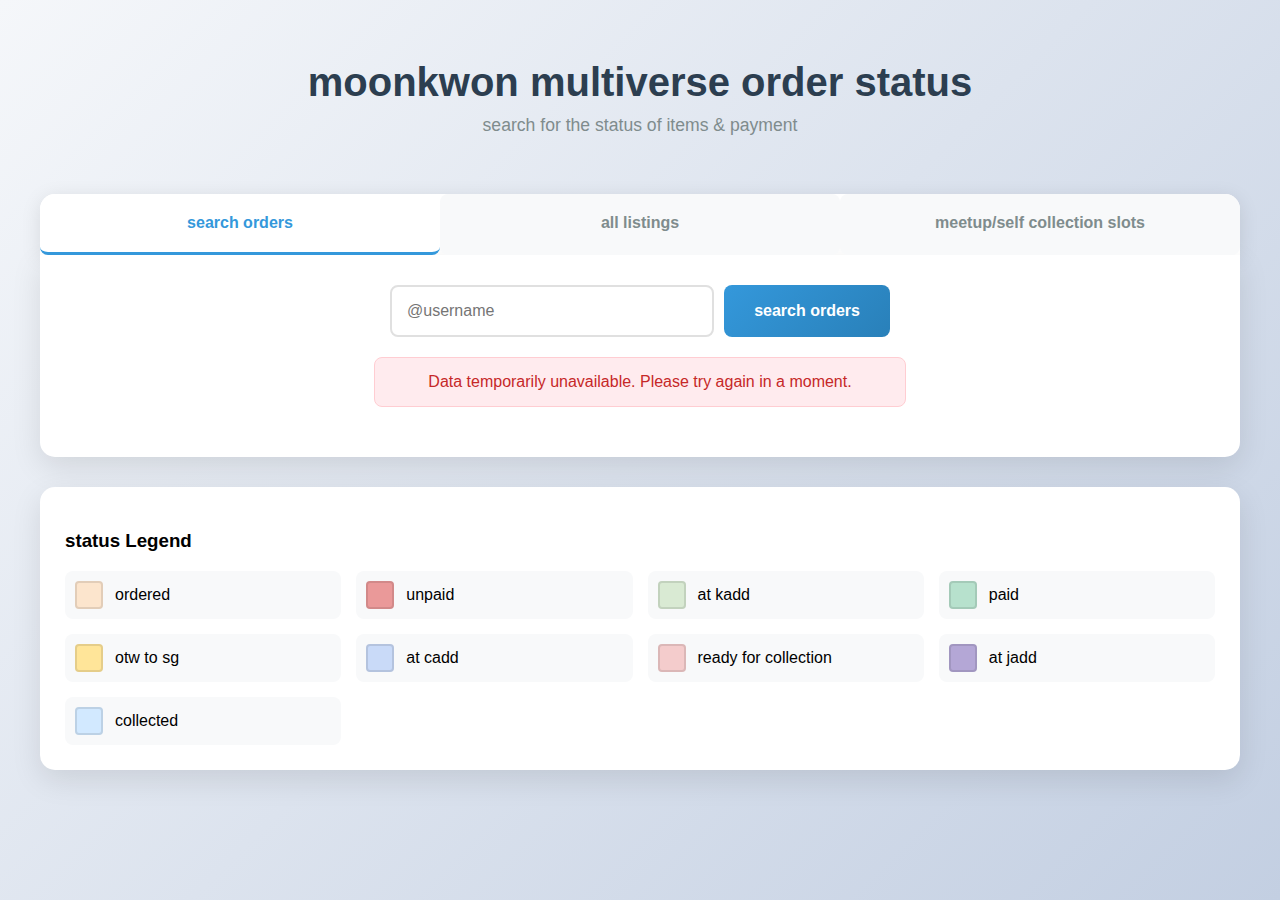
<file: moonkwon/index.html>
<!DOCTYPE html>
<html>
<head>
    <title>Order Status Dashboard</title>
    <link rel="stylesheet" href="styles.css">
</head>
<body>
    <div class="container">
        <header>
            <h1>moonkwon multiverse order status</h1>
            <p class="subtitle">search for the status of items & payment</p>
            <div id="lastUpdated"></div>
        </header>
        
        <div class="tabs">
            <button class="tab active" data-tab="search">search orders</button>
            <button class="tab" data-tab="listings">all listings</button>
            <button class="tab" data-tab="meetup">meetup/self collection slots</button>
        </div>
        
        <div id="searchTab" class="tab-content active">
            <div class="search-section">
                <div class="search-box">
                    <input type="text" id="usernameInput" placeholder="@username" autocomplete="off">
                    <button id="searchBtn">search orders</button>
                </div>
                <div id="message" class="message info">enter your username starting with @</div>
            </div>
            
            <div id="loading" class="loading">
                <div class="spinner"></div>
                <p>loading data...</p>
            </div>
            
            <div id="resultsContainer" class="results-container">
                <h2 id="resultsTitle" style="color: #2c3e50; margin-bottom: 20px;"></h2>
                <table class="results-table" id="resultsTable">
                    <thead>
                        <tr>
                            <th width="12%">Listing</th>
                            <th width="12%">Username</th>
                            <th width="25%">Order Details</th>
                            <th width="8%">FP</th>
                            <th width="8%">SP</th>
                            <th width="8%">NM</th>
                            <th width="10%">Status</th>
                            <th width="17%">Deadline</th>
                        </tr>
                    </thead>
                    <tbody id="resultsBody"></tbody>
                </table>
            </div>
        </div>
        
        <div id="listingsTab" class="tab-content">
            <h2 style="color: #2c3e50; margin-bottom: 20px; text-align: center;">all listings status summary</h2>
            <div id="listingsLoading" class="loading">
                <div class="spinner"></div>
                <p>loading listings data...</p>
            </div>
            <table class="summary-table" id="summaryTable">
                <thead>
                    <tr>
                        <th width="60%">Listing</th>
                        <th width="40%">Status</th> 
                    </tr>
                </thead>
                <tbody id="summaryBody"></tbody>
            </table>
        </div>
        
        <div id="meetupTab" class="tab-content">
            <div class="meetup-header">
                <h2 style="color: #2c3e50; text-align: center;">meetup/self collect slots</h2>
                <p style="text-align: center; color: #666; margin-bottom: 20px;">
                    check the following collection slots and select when you wish to collect your items
                </p>
                <div style="text-align: center; margin-bottom: 15px;">
                    <span id="slotStatusMessage" style="padding: 5px 10px; border-radius: 4px; font-size: 0.9rem; display: none;"></span>
                </div>
            </div>
            
            <div id="meetupInfo" class="instructions-box">
                <h3 style="color: #2c3e50; margin-top: 0;">important instructions!</h3>
                <ul>
                    <li><strong>* small items only!</strong> no bulky misc/merch/heavy albums</li>
                    <li><strong>** strictly collect your items before the concert,</strong> extra $5 fee will incur if collection is after concert</li>
                    <li><strong>late arrival fee</strong> - $2 late fee if late without prior notice</li>
                    <li><strong>cancellation fee</strong> - $2 cancellation fee for last minute cancellation or MIA 2 hours before meetup/self collect time</li>
                    <li><strong>slots will close by 11pm</strong> the day before each meetup/self collect slot</li>
                </ul>
                <p>do ensure to bring your own carrier bag upon collection</p>
                <p>further enquires do pm <strong>@moonkwonadmins</strong> on tele</p>
            </div>
            
            <div id="meetupLoading" class="loading">
                <div class="spinner"></div>
                <p>loading meetup slots...</p>
            </div>
            
            <div class="meetup-section">
                <h3 style="color: #2c3e50; border-bottom: 2px solid #3498db; padding-bottom: 10px;">meetups</h3>
                <table class="meetup-table">
                    <thead>
                        <tr>
                            <th width="25%">date</th>
                            <th width="30%">location</th>
                            <th width="25%">time</th>
                            <th width="20%">action</th>
                        </tr>
                    </thead>
                    <tbody id="meetupSlotsBody"></tbody>
                </table>
            </div>
            
            <div class="meetup-section" style="margin-top: 30px;">
                <h3 style="color: #2c3e50; border-bottom: 2px solid #3498db; padding-bottom: 10px;">self collect</h3>
                <table class="meetup-table">
                    <thead>
                        <tr>
                            <th width="25%">date</th>
                            <th width="30%">location</th>
                            <th width="25%">time</th>
                            <th width="20%">action</th>
                        </tr>
                    </thead>
                    <tbody id="selfcollectSlotsBody"></tbody>
                </table>
            </div>
        </div>
        
        <div class="legend">
            <h3>status Legend</h3>
            <div class="legend-grid">
                <div class="legend-item"><div class="legend-color" style="background-color: #fce5cd;"></div><span>ordered</span></div>
                <div class="legend-item"><div class="legend-color" style="background-color: #ea9999;"></div><span>unpaid</span></div>
                <div class="legend-item"><div class="legend-color" style="background-color: #d9ead3;"></div><span>at kadd</span></div>
                <div class="legend-item"><div class="legend-color" style="background-color: #b7e1cd;"></div><span>paid</span></div>
                <div class="legend-item"><div class="legend-color" style="background-color: #ffe599;"></div><span>otw to sg</span></div>
                <div class="legend-item"><div class="legend-color" style="background-color: #c9daf8;"></div><span>at cadd</span></div>
                <div class="legend-item"><div class="legend-color" style="background-color: #f4cccc;"></div><span>ready for collection</span></div>
                <div class="legend-item"><div class="legend-color" style="background-color: #b4a7d6;"></div><span>at jadd</span></div>
                <div class="legend-item"><div class="legend-color" style="background-color: #d2e9ff;"></div><span>collected</span></div>
            </div>
        </div>
    </div>

    <script src="app.js"></script>
    <script>
    // Override the displayMeetupSlots function to respect individual slot settings
    document.addEventListener('DOMContentLoaded', function() {
        // Store the original function
        const originalDisplayMeetupSlots = window.displayMeetupSlots;
        
        // Override with new function
        window.displayMeetupSlots = function() {
            if (typeof originalDisplayMeetupSlots === 'function') {
                originalDisplayMeetupSlots();
            }
            
            // Apply individual slot settings after slots are loaded
            setTimeout(applyIndividualSlotSettings, 300);
        };
        
        // Function to apply individual slot settings
        function applyIndividualSlotSettings() {
            const slotSettings = JSON.parse(localStorage.getItem('slot_settings') || '{}');
            const allSlotSettings = JSON.parse(localStorage.getItem('all_slot_settings') || '{}');
            const slotStatusMessage = document.getElementById('slotStatusMessage');
            
            let disabledSlotsCount = 0;
            let totalSlotsCount = 0;
            
            // Process all book slot buttons
            const allBookButtons = document.querySelectorAll('.book-slot-btn');
            
            allBookButtons.forEach(button => {
                totalSlotsCount++;
                
                // Get slot ID from href or generate one
                let slotId = button.getAttribute('data-slot-id');
                if (!slotId) {
                    // Generate a consistent ID from the slot data
                    const row = button.closest('tr');
                    if (row) {
                        const date = row.cells[0]?.textContent || '';
                        const location = row.cells[1]?.textContent || '';
                        const time = row.cells[2]?.textContent || '';
                        slotId = `slot_${date.replace(/\//g, '')}_${location.replace(/\s+/g, '_')}_${time.replace(/\s+/g, '_')}`;
                        button.setAttribute('data-slot-id', slotId);
                    }
                }
                
                // Check if this specific slot is disabled
                if (slotId && (slotSettings[slotId] === false || allSlotSettings[slotId] === false)) {
                    button.style.display = 'none'; // Hide completely
                    disabledSlotsCount++;
                } else {
                    button.style.display = 'inline-block'; // Show
                }
            });
            
            // Show status message if any slots are disabled
            if (slotStatusMessage) {
                if (disabledSlotsCount > 0) {
                    const enabledSlots = totalSlotsCount - disabledSlotsCount;
                    slotStatusMessage.textContent = `⚠️ ${disabledSlotsCount} slot(s) currently disabled (${enabledSlots} available)`;
                    slotStatusMessage.style.background = '#fff3cd';
                    slotStatusMessage.style.color = '#856404';
                    slotStatusMessage.style.display = 'inline-block';
                } else {
                    slotStatusMessage.style.display = 'none';
                }
            }
        }
        
        // Apply settings when meetup tab is clicked
        document.querySelector('.tab[data-tab="meetup"]')?.addEventListener('click', function() {
            setTimeout(applyIndividualSlotSettings, 500);
        });
        
        // Also check on page load in case slots are already loaded
        setTimeout(applyIndividualSlotSettings, 1000);
    });
    </script>
</body>
</html>
</file>
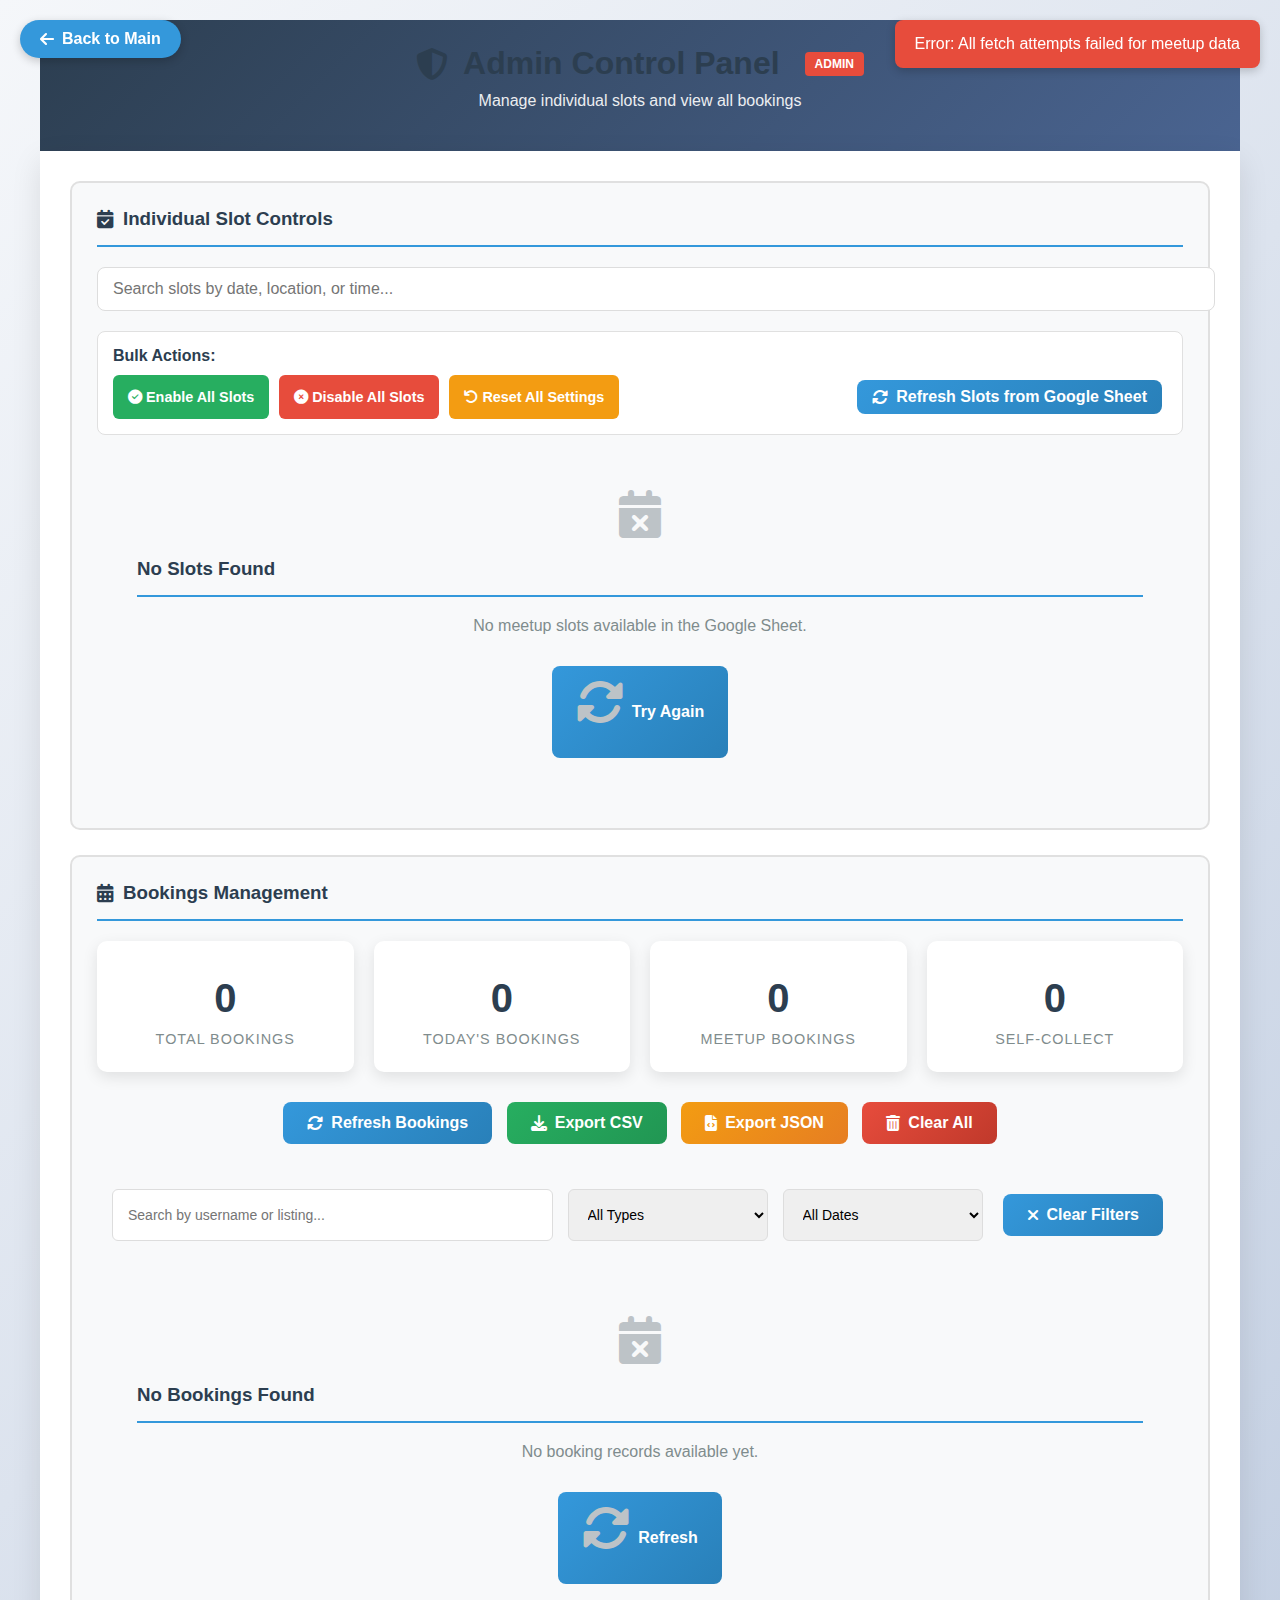
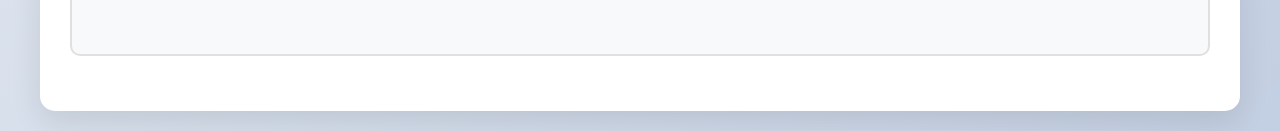
<file: moonkwon/admin-index.html>
<!DOCTYPE html>
<html>
<head>
    <title>Admin Controls - MoonKwon Order System</title>
    <link rel="stylesheet" href="styles.css">
    <link rel="stylesheet" href="https://cdnjs.cloudflare.com/ajax/libs/font-awesome/6.4.0/css/all.min.css">
    <style>
        /* Admin-specific styles */
        .admin-header {
            background: linear-gradient(135deg, #2c3e50 0%, #4a6491 100%);
            color: white;
            padding: 25px;
            border-radius: 15px 15px 0 0;
            margin-bottom: 0;
            text-align: center;
        }
        
        .admin-header h1 {
            margin: 0;
            font-size: 2rem;
            display: flex;
            align-items: center;
            justify-content: center;
            gap: 15px;
        }
        
        .admin-badge {
            background: #e74c3c;
            color: white;
            padding: 5px 10px;
            border-radius: 4px;
            font-size: 12px;
            font-weight: bold;
            margin-left: 10px;
        }
        
        .back-btn {
            position: fixed;
            top: 20px;
            left: 20px;
            background: #3498db;
            color: white;
            padding: 10px 20px;
            border-radius: 20px;
            text-decoration: none;
            font-weight: 600;
            display: flex;
            align-items: center;
            gap: 8px;
            box-shadow: 0 3px 10px rgba(0,0,0,0.2);
            z-index: 1000;
        }
        
        .back-btn:hover {
            background: #2980b9;
        }
        
        /* Control styles */
        .control-container {
            background: white;
            border-radius: 0 0 15px 15px;
            padding: 30px;
            box-shadow: 0 10px 30px rgba(0,0,0,0.1);
        }
        
        .control-section {
            background: #f8f9fa;
            border-radius: 10px;
            padding: 25px;
            margin-bottom: 25px;
            border: 2px solid #e0e0e0;
        }
        
        .control-section h3 {
            color: #2c3e50;
            margin-top: 0;
            margin-bottom: 20px;
            padding-bottom: 15px;
            border-bottom: 2px solid #3498db;
            display: flex;
            align-items: center;
            gap: 10px;
        }
        
        .control-grid {
            display: grid;
            grid-template-columns: repeat(auto-fit, minmax(300px, 1fr));
            gap: 25px;
        }
        
        .control-card {
            background: white;
            padding: 20px;
            border-radius: 8px;
            box-shadow: 0 2px 10px rgba(0,0,0,0.08);
        }
        
        .control-card h4 {
            color: #2c3e50;
            margin-top: 0;
            margin-bottom: 15px;
            display: flex;
            align-items: center;
            gap: 10px;
        }
        
        .toggle-control {
            display: flex;
            justify-content: space-between;
            align-items: center;
            margin-bottom: 15px;
            padding: 12px 15px;
            background: #f8f9fa;
            border-radius: 8px;
            transition: background-color 0.2s;
        }
        
        .toggle-control:hover {
            background: #e9ecef;
        }
        
        .toggle-label {
            font-weight: 600;
            color: #2c3e50;
        }
        
        .toggle-description {
            font-size: 0.85rem;
            color: #7f8c8d;
            margin-top: 5px;
        }
        
        .toggle-switch {
            position: relative;
            display: inline-block;
            width: 60px;
            height: 30px;
        }
        
        .toggle-switch input {
            opacity: 0;
            width: 0;
            height: 0;
        }
        
        .toggle-slider {
            position: absolute;
            cursor: pointer;
            top: 0;
            left: 0;
            right: 0;
            bottom: 0;
            background-color: #ccc;
            transition: .4s;
            border-radius: 34px;
        }
        
        .toggle-slider:before {
            position: absolute;
            content: "";
            height: 22px;
            width: 22px;
            left: 4px;
            bottom: 4px;
            background-color: white;
            transition: .4s;
            border-radius: 50%;
        }
        
        input:checked + .toggle-slider {
            background-color: #27ae60;
        }
        
        input:checked + .toggle-slider:before {
            transform: translateX(30px);
        }
        
        /* Button styles */
        .admin-btn {
            background: linear-gradient(135deg, #3498db, #2980b9);
            color: white;
            border: none;
            padding: 12px 24px;
            border-radius: 8px;
            cursor: pointer;
            font-weight: 600;
            display: inline-flex;
            align-items: center;
            gap: 8px;
            margin: 5px;
            transition: transform 0.2s;
        }
        
        .admin-btn:hover {
            transform: translateY(-2px);
        }
        
        .admin-btn.danger {
            background: linear-gradient(135deg, #e74c3c, #c0392b);
        }
        
        .admin-btn.success {
            background: linear-gradient(135deg, #27ae60, #219653);
        }
        
        .admin-btn.warning {
            background: linear-gradient(135deg, #f39c12, #e67e22);
        }
        
        /* Status indicators */
        .status-indicator {
            display: inline-block;
            width: 12px;
            height: 12px;
            border-radius: 50%;
            margin-right: 8px;
        }
        
        .status-active {
            background: #27ae60;
        }
        
        .status-inactive {
            background: #e74c3c;
        }
        
        /* Individual slot controls */
        .slot-control-item {
            background: white;
            border-radius: 8px;
            padding: 15px;
            margin-bottom: 12px;
            border: 1px solid #e0e0e0;
            display: flex;
            justify-content: space-between;
            align-items: center;
            transition: all 0.2s;
        }
        
        .slot-control-item:hover {
            box-shadow: 0 3px 10px rgba(0,0,0,0.1);
        }
        
        .slot-info {
            flex: 1;
        }
        
        .slot-header {
            display: flex;
            align-items: center;
            margin-bottom: 8px;
        }
        
        .slot-date {
            font-weight: 600;
            color: #2c3e50;
            font-size: 1.1rem;
        }
        
        .slot-type-badge {
            padding: 3px 8px;
            border-radius: 4px;
            font-size: 0.75rem;
            font-weight: bold;
            margin-left: 10px;
        }
        
        .meetup-badge {
            background: #3498db;
            color: white;
        }
        
        .selfcollect-badge {
            background: #27ae60;
            color: white;
        }
        
        .slot-details {
            display: flex;
            gap: 20px;
            font-size: 0.9rem;
            color: #666;
        }
        
        .slot-details span {
            display: flex;
            align-items: center;
            gap: 5px;
        }
        
        .slot-actions {
            display: flex;
            align-items: center;
            gap: 15px;
        }
        
        /* Bookings table */
        .bookings-table-container {
            margin-top: 20px;
            overflow-x: auto;
        }
        
        .bookings-table {
            width: 100%;
            border-collapse: collapse;
            margin-top: 15px;
        }
        
        .bookings-table th {
            background: linear-gradient(135deg, #2c3e50, #34495e);
            color: white;
            padding: 15px;
            text-align: left;
            font-weight: 600;
        }
        
        .bookings-table td {
            padding: 12px 15px;
            border-bottom: 1px solid #eee;
        }
        
        .bookings-table tr:hover {
            background-color: #f8f9fa;
        }
        
        .booking-id {
            font-family: monospace;
            background: #f0f0f0;
            padding: 4px 8px;
            border-radius: 4px;
            font-size: 0.85rem;
        }
        
        .action-buttons {
            display: flex;
            gap: 8px;
        }
        
        .action-btn {
            padding: 6px 12px;
            border: none;
            border-radius: 4px;
            cursor: pointer;
            font-size: 12px;
            display: flex;
            align-items: center;
            gap: 5px;
        }
        
        .view-btn {
            background: #3498db;
            color: white;
        }
        
        .delete-btn {
            background: #e74c3c;
            color: white;
        }
        
        /* Stats cards */
        .stats-grid {
            display: grid;
            grid-template-columns: repeat(auto-fit, minmax(200px, 1fr));
            gap: 20px;
            margin: 20px 0;
        }
        
        .stat-card {
            background: white;
            padding: 25px;
            border-radius: 10px;
            text-align: center;
            box-shadow: 0 5px 15px rgba(0,0,0,0.1);
        }
        
        .stat-value {
            font-size: 2.5rem;
            font-weight: bold;
            color: #2c3e50;
            margin: 10px 0;
        }
        
        .stat-label {
            color: #7f8c8d;
            font-size: 0.9rem;
            text-transform: uppercase;
            letter-spacing: 1px;
        }
        
        /* Filter controls */
        .filter-bar {
            background: #f8f9fa;
            padding: 15px;
            border-radius: 8px;
            margin: 20px 0;
            display: flex;
            gap: 15px;
            flex-wrap: wrap;
        }
        
        .filter-bar input, .filter-bar select {
            padding: 10px 15px;
            border: 1px solid #ddd;
            border-radius: 6px;
            font-size: 14px;
            min-width: 200px;
        }
        
        /* No data message */
        .no-data {
            text-align: center;
            padding: 40px;
            color: #7f8c8d;
        }
        
        .no-data i {
            font-size: 3rem;
            margin-bottom: 20px;
            color: #bdc3c7;
        }
        
        /* Message alerts */
        .admin-message {
            position: fixed;
            top: 20px;
            right: 20px;
            background: #27ae60;
            color: white;
            padding: 15px 20px;
            border-radius: 8px;
            box-shadow: 0 3px 10px rgba(0,0,0,0.2);
            z-index: 1000;
            display: none;
        }
        
        .admin-message.error {
            background: #e74c3c;
        }
        
        .admin-message.warning {
            background: #f39c12;
        }
        
        /* Bulk controls */
        .bulk-controls {
            background: white;
            border-radius: 8px;
            padding: 15px;
            margin: 15px 0;
            border: 1px solid #e0e0e0;
        }
        
        .bulk-buttons {
            display: flex;
            gap: 10px;
            flex-wrap: wrap;
            margin-top: 10px;
        }
        
        .bulk-btn {
            padding: 8px 15px;
            border: none;
            border-radius: 6px;
            cursor: pointer;
            font-weight: 600;
            font-size: 0.9rem;
        }
        
        .bulk-enable {
            background: #27ae60;
            color: white;
        }
        
        .bulk-disable {
            background: #e74c3c;
            color: white;
        }
        
        .bulk-reset {
            background: #f39c12;
            color: white;
        }
        
        /* Search slots */
        .slot-search {
            margin-bottom: 20px;
        }
        
        .slot-search input {
            width: 100%;
            padding: 12px 15px;
            border: 1px solid #ddd;
            border-radius: 8px;
            font-size: 16px;
        }
        
        /* Loading state */
        .loading-slots {
            text-align: center;
            padding: 30px;
            color: #7f8c8d;
        }
        
        .loading-spinner {
            border: 3px solid #f3f3f3;
            border-top: 3px solid #3498db;
            border-radius: 50%;
            width: 30px;
            height: 30px;
            animation: spin 1s linear infinite;
            margin: 0 auto 15px;
        }
        
        @keyframes spin {
            0% { transform: rotate(0deg); }
            100% { transform: rotate(360deg); }
        }
    </style>
</head>
<body>
    <!-- Back button -->
    <a href="index.html" class="back-btn">
        <i class="fas fa-arrow-left"></i> Back to Main
    </a>
    
    <!-- Admin message -->
    <div id="adminMessage" class="admin-message"></div>
    
    <div class="container">
        <div class="admin-header">
            <h1>
                <i class="fas fa-shield-alt"></i>
                Admin Control Panel
                <span class="admin-badge">ADMIN</span>
            </h1>
            <p style="margin-top: 10px; opacity: 0.9;">Manage individual slots and view all bookings</p>
        </div>
        
        <div class="control-container">
            <!-- Individual Slot Control Section -->
            <div class="control-section">
                <h3><i class="fas fa-calendar-check"></i> Individual Slot Controls</h3>
                
                <div class="slot-search">
                    <input type="text" id="slotSearchInput" placeholder="Search slots by date, location, or time..." 
                           onkeyup="searchSlots()">
                </div>
                
                <!-- Bulk controls -->
                <div class="bulk-controls">
                    <div style="font-weight: 600; color: #2c3e50; margin-bottom: 10px;">Bulk Actions:</div>
                    <div class="bulk-buttons">
                        <button class="bulk-btn bulk-enable" onclick="enableAllSlots()">
                            <i class="fas fa-check-circle"></i> Enable All Slots
                        </button>
                        <button class="bulk-btn bulk-disable" onclick="disableAllSlots()">
                            <i class="fas fa-times-circle"></i> Disable All Slots
                        </button>
                        <button class="bulk-btn bulk-reset" onclick="resetSlotSettings()">
                            <i class="fas fa-undo"></i> Reset All Settings
                        </button>
                        <button class="admin-btn" onclick="loadMeetupSlots()" style="margin-left: auto; padding: 8px 15px;">
                            <i class="fas fa-sync-alt"></i> Refresh Slots from Google Sheet
                        </button>
                    </div>
                </div>
                
                <!-- Loading state -->
                <div id="slotsLoading" class="loading-slots" style="display: none;">
                    <div class="loading-spinner"></div>
                    <p>Loading meetup slots from Google Sheet...</p>
                </div>
                
                <!-- Slots will be loaded here -->
                <div id="slotControlsContainer">
                    <div class="no-data">
                        <i class="fas fa-calendar-plus"></i>
                        <h3>No Slots Loaded</h3>
                        <p>Click the button above to load slots from Google Sheet</p>
                    </div>
                </div>
                
                <div id="noSlotsMessage" class="no-data" style="display: none;">
                    <i class="fas fa-calendar-times"></i>
                    <h3>No Slots Found</h3>
                    <p>No meetup slots available in the Google Sheet.</p>
                    <button class="admin-btn" onclick="loadMeetupSlots()" style="margin-top: 15px;">
                        <i class="fas fa-sync-alt"></i> Try Again
                    </button>
                </div>
            </div>
            
            <!-- Bookings Management Section -->
            <div class="control-section">
                <h3><i class="fas fa-calendar-alt"></i> Bookings Management</h3>
                
                <!-- Stats -->
                <div class="stats-grid" id="bookingStats">
                    <div class="stat-card">
                        <div class="stat-value" id="statTotalBookings">0</div>
                        <div class="stat-label">Total Bookings</div>
                    </div>
                    <div class="stat-card">
                        <div class="stat-value" id="statTodayBookings">0</div>
                        <div class="stat-label">Today's Bookings</div>
                    </div>
                    <div class="stat-card">
                        <div class="stat-value" id="statMeetupBookings">0</div>
                        <div class="stat-label">Meetup Bookings</div>
                    </div>
                    <div class="stat-card">
                        <div class="stat-value" id="statSelfcollectBookings">0</div>
                        <div class="stat-label">Self-Collect</div>
                    </div>
                </div>
                
                <!-- Action buttons -->
                <div style="text-align: center; margin: 25px 0;">
                    <button class="admin-btn" onclick="refreshBookings()">
                        <i class="fas fa-sync-alt"></i> Refresh Bookings
                    </button>
                    <button class="admin-btn success" onclick="exportBookingsCSV()">
                        <i class="fas fa-download"></i> Export CSV
                    </button>
                    <button class="admin-btn warning" onclick="exportBookingsJSON()">
                        <i class="fas fa-file-code"></i> Export JSON
                    </button>
                    <button class="admin-btn danger" onclick="clearAllBookingsConfirm()">
                        <i class="fas fa-trash-alt"></i> Clear All
                    </button>
                </div>
                
                <!-- Filter bar -->
                <div class="filter-bar">
                    <input type="text" id="bookingSearch" placeholder="Search by username or listing..." 
                           onkeyup="filterBookings()">
                    <select id="bookingTypeFilter" onchange="filterBookings()">
                        <option value="">All Types</option>
                        <option value="meetup">Meetup</option>
                        <option value="selfcollect">Self Collect</option>
                    </select>
                    <select id="bookingDateFilter" onchange="filterBookings()">
                        <option value="">All Dates</option>
                    </select>
                    <button class="admin-btn" onclick="clearBookingFilters()">
                        <i class="fas fa-times"></i> Clear Filters
                    </button>
                </div>
                
                <!-- Bookings table -->
                <div id="bookingsTableContainer">
                    <div class="bookings-table-container">
                        <table class="bookings-table">
                            <thead>
                                <tr>
                                    <th>ID</th>
                                    <th>Date & Time</th>
                                    <th>Username</th>
                                    <th>Listings</th>
                                    <th>Location</th>
                                    <th>Type</th>
                                    <th>Status</th>
                                    <th>Actions</th>
                                </tr>
                            </thead>
                            <tbody id="bookingsTableBody">
                                <!-- Bookings will be loaded here -->
                            </tbody>
                        </table>
                    </div>
                </div>
                
                <!-- No bookings message -->
                <div id="noBookingsMessage" class="no-data" style="display: none;">
                    <i class="fas fa-calendar-times"></i>
                    <h3>No Bookings Found</h3>
                    <p>No booking records available yet.</p>
                    <button class="admin-btn" onclick="refreshBookings()" style="margin-top: 15px;">
                        <i class="fas fa-sync-alt"></i> Refresh
                    </button>
                </div>
            </div>
        </div>
    </div>

    <script>
    // ==================== CONFIGURATION (same as app.js) ====================
    const CONFIG = {
        MEETUP_SHEET_URL: "https://docs.google.com/spreadsheets/d/e/2PACX-1vQNOxQuuN40JVvEnEwZ7ERRaUzYwOm751xtw_aB3ZrIIoM_iWquXWPGJNloTNOoKjxoLUBcDGVmSboa/pub?gid=583970895&single=true&output=csv",
        MEETUP_COLUMNS: {
            DATE: 0,
            LOCATION: 1,
            TIME: 2,
            TYPE: 3,
            SLOTS: 4
        }
    };
    
    // ==================== SLOT MANAGEMENT ====================
    document.addEventListener('DOMContentLoaded', function() {
        console.log('🔧 Admin panel initializing...');
        
        // Load slots and bookings
        loadMeetupSlots();
        refreshBookings();
        
        // Setup event listeners
        setupAdminEventListeners();
    });
    
    // Store loaded slots data
    let loadedSlots = [];
    
    // Enhanced CSV parser (same as app.js)
    function parseCSV(text) {
        const rows = [];
        if (!text || text.trim() === '') return rows;
        
        const lines = text.split(/\r?\n/);
        let currentLine = '';
        let inQuotes = false;
        
        // Handle multi-line quoted values
        for (let line of lines) {
            if (line.trim() === '' && !inQuotes) continue;
            
            // Count quotes in line
            const quoteCount = (line.match(/"/g) || []).length;
            
            if (inQuotes) {
                currentLine += '\n' + line;
                if (quoteCount % 2 !== 0) { // Odd number of quotes means we're closing a quoted section
                    inQuotes = false;
                }
            } else {
                currentLine = line;
                if (quoteCount % 2 !== 0) { // Odd number of quotes means we're opening a quoted section
                    inQuotes = true;
                    continue;
                }
            }
            
            if (!inQuotes && currentLine.trim() !== '') {
                const row = parseCSVLine(currentLine);
                if (row.length > 0) rows.push(row);
                currentLine = '';
            }
        }
        
        // Handle any remaining content
        if (currentLine.trim() !== '') {
            const row = parseCSVLine(currentLine);
            if (row.length > 0) rows.push(row);
        }
        
        return rows;
    }
    
    function parseCSVLine(line) {
        const row = [];
        let currentField = '';
        let inQuotes = false;
        
        for (let i = 0; i < line.length; i++) {
            const char = line[i];
            
            if (char === '"') {
                if (inQuotes && line[i + 1] === '"') {
                    // Escaped quote
                    currentField += '"';
                    i++;
                } else {
                    // Start or end of quoted field
                    inQuotes = !inQuotes;
                }
            } else if (char === ',' && !inQuotes) {
                row.push(currentField.trim());
                currentField = '';
            } else {
                currentField += char;
            }
        }
        
        // Add the last field
        row.push(currentField.trim());
        
        return row;
    }
    
    // Fetch meetup data from Google Sheet
    async function fetchMeetupData() {
        const proxies = [
            'https://api.allorigins.win/raw?url=',
            'https://corsproxy.io/?',
            'https://api.codetabs.com/v1/proxy?quest='
        ];
        
        const cacheBuster = "&t=" + new Date().getTime();
        const finalUrl = CONFIG.MEETUP_SHEET_URL + cacheBuster;
        
        // Try direct fetch first
        try {
            const controller = new AbortController();
            const timeoutId = setTimeout(() => controller.abort(), 10000);
            
            const directResponse = await fetch(finalUrl, {
                signal: controller.signal,
                headers: {
                    'Accept': 'text/csv',
                    'Cache-Control': 'no-cache'
                }
            });
            
            clearTimeout(timeoutId);
            
            if (directResponse.ok) {
                return await directResponse.text();
            }
        } catch (directError) {
            console.log('Direct fetch failed, trying proxies...');
        }
        
        // Try each proxy
        for (const proxy of proxies) {
            try {
                const controller = new AbortController();
                const timeoutId = setTimeout(() => controller.abort(), 10000);
                
                const proxyUrl = proxy + encodeURIComponent(finalUrl);
                const response = await fetch(proxyUrl, {
                    signal: controller.signal,
                    headers: {
                        'Accept': 'text/csv',
                        'Cache-Control': 'no-cache'
                    }
                });
                
                clearTimeout(timeoutId);
                
                if (response.ok) {
                    const text = await response.text();
                    // Check if the response is valid CSV
                    if (text && text.includes(',')) {
                        return text;
                    }
                }
            } catch (proxyError) {
                console.log(`Proxy ${proxy} failed:`, proxyError);
                continue;
            }
        }
        
        throw new Error('All fetch attempts failed for meetup data');
    }
    
    async function loadMeetupSlots() {
        console.log('📅 Loading meetup slots from Google Sheet...');
        
        // Show loading state
        document.getElementById('slotsLoading').style.display = 'block';
        document.getElementById('slotControlsContainer').innerHTML = '';
        document.getElementById('noSlotsMessage').style.display = 'none';
        
        try {
            // Fetch data from Google Sheet
            const csvText = await fetchMeetupData();
            
            if (!csvText || csvText.trim() === '') {
                throw new Error('Received empty meetup data');
            }
            
            // Parse CSV data
            const parsedData = parseCSV(csvText);
            
            if (parsedData.length <= 1) {
                throw new Error('No meetup slots found in spreadsheet');
            }
            
            // Process slots (skip header row)
            const slots = parsedData.slice(1);
            const processedSlots = [];
            
            slots.forEach((slot, index) => {
                if (!slot || slot.length < 3) return;
                
                const date = slot[CONFIG.MEETUP_COLUMNS.DATE] || '';
                const location = slot[CONFIG.MEETUP_COLUMNS.LOCATION] || '';
                const time = slot[CONFIG.MEETUP_COLUMNS.TIME] || '';
                const type = (slot[CONFIG.MEETUP_COLUMNS.TYPE] || '').toLowerCase().trim();
                
                if (!date || !location || !time) return;
                
                // Generate unique slot ID
                const slotId = `slot_${date.replace(/\//g, '')}_${location.replace(/\s+/g, '_')}_${time.replace(/\s+/g, '_')}`;
                
                // Determine slot type
                const isMeetup = type.includes('meetup');
                const isSelfcollect = type.includes('self collect') || type.includes('self-collect') || type.includes('self');
                
                // Create slot object
                const slotObj = {
                    id: slotId,
                    date: date,
                    location: location,
                    time: time,
                    type: isMeetup ? 'meetup' : 'selfcollect',
                    originalType: type,
                    slotsCount: slot[CONFIG.MEETUP_COLUMNS.SLOTS] || '',
                    enabled: true,
                    index: index
                };
                
                processedSlots.push(slotObj);
            });
            
            if (processedSlots.length === 0) {
                throw new Error('No valid meetup slots found');
            }
            
            // Load saved settings
            const slotSettings = JSON.parse(localStorage.getItem('slot_settings') || '{}');
            const allSlotSettings = JSON.parse(localStorage.getItem('all_slot_settings') || '{}');
            
            // Apply saved settings to slots
            processedSlots.forEach(slot => {
                if (slotSettings[slot.id] !== undefined) {
                    slot.enabled = slotSettings[slot.id];
                } else if (allSlotSettings[slot.id] !== undefined) {
                    slot.enabled = allSlotSettings[slot.id];
                }
            });
            
            // Save to localStorage and global variable
            loadedSlots = processedSlots;
            localStorage.setItem('admin_slots_data', JSON.stringify(processedSlots));
            
            // Display slots
            displaySlotControls(processedSlots, slotSettings);
            
            // Hide loading state
            document.getElementById('slotsLoading').style.display = 'none';
            
            showAdminMessage(`Loaded ${processedSlots.length} slots from Google Sheet`, 'success');
            console.log(`✅ Loaded ${processedSlots.length} slots:`, processedSlots);
            
        } catch (error) {
            console.error('❌ Error loading meetup slots:', error);
            
            // Hide loading state
            document.getElementById('slotsLoading').style.display = 'none';
            document.getElementById('noSlotsMessage').style.display = 'block';
            document.getElementById('slotControlsContainer').innerHTML = '';
            
            showAdminMessage(`Error: ${error.message}`, 'error');
        }
    }
    
    function displaySlotControls(slots, settings) {
        const container = document.getElementById('slotControlsContainer');
        const noSlotsDiv = document.getElementById('noSlotsMessage');
        
        if (!slots || slots.length === 0) {
            if (noSlotsDiv) noSlotsDiv.style.display = 'block';
            if (container) container.innerHTML = '';
            return;
        }
        
        if (noSlotsDiv) noSlotsDiv.style.display = 'none';
        
        // Sort slots: meetups first, then self-collect, then by date
        slots.sort((a, b) => {
            // Group by type (meetup first)
            if (a.type !== b.type) {
                return a.type === 'meetup' ? -1 : 1;
            }
            // Then by date
            return a.date.localeCompare(b.date);
        });
        
        let html = '';
        
        slots.forEach(slot => {
            const isEnabled = settings[slot.id] !== false; // Default to true if not set
            const isMeetup = slot.type === 'meetup';
            
            html += `
                <div class="slot-control-item" data-slot-id="${slot.id}">
                    <div class="slot-info">
                        <div class="slot-header">
                            <div class="slot-date">${slot.date}</div>
                            <span class="slot-type-badge ${isMeetup ? 'meetup-badge' : 'selfcollect-badge'}">
                                ${isMeetup ? 'MEETUP' : 'SELF-COLLECT'}
                            </span>
                        </div>
                        <div class="slot-details">
                            <span><i class="fas fa-map-marker-alt"></i> ${slot.location}</span>
                            <span><i class="fas fa-clock"></i> ${slot.time}</span>
                            <span class="status-indicator ${isEnabled ? 'status-active' : 'status-inactive'}"></span>
                            <span style="color: ${isEnabled ? '#27ae60' : '#e74c3c'}; font-weight: 600;">
                                ${isEnabled ? 'Enabled' : 'Disabled'}
                            </span>
                            ${slot.slotsCount ? `<span><i class="fas fa-users"></i> ${slot.slotsCount} slots</span>` : ''}
                        </div>
                    </div>
                    <div class="slot-actions">
                        <label class="toggle-switch">
                            <input type="checkbox" ${isEnabled ? 'checked' : ''} 
                                   onchange="toggleIndividualSlot('${slot.id}', this.checked)">
                            <span class="toggle-slider"></span>
                        </label>
                    </div>
                </div>
            `;
        });
        
        if (container) container.innerHTML = html;
    }
    
    function toggleIndividualSlot(slotId, enabled) {
        const slotSettings = JSON.parse(localStorage.getItem('slot_settings') || '{}');
        slotSettings[slotId] = enabled;
        
        // Also update all_slot_settings for backward compatibility
        const allSlotSettings = JSON.parse(localStorage.getItem('all_slot_settings') || '{}');
        allSlotSettings[slotId] = enabled;
        
        localStorage.setItem('slot_settings', JSON.stringify(slotSettings));
        localStorage.setItem('all_slot_settings', JSON.stringify(allSlotSettings));
        
        // Update the slot in loadedSlots
        const slotIndex = loadedSlots.findIndex(slot => slot.id === slotId);
        if (slotIndex !== -1) {
            loadedSlots[slotIndex].enabled = enabled;
            localStorage.setItem('admin_slots_data', JSON.stringify(loadedSlots));
        }
        
        // Update UI
        const slotElement = document.querySelector(`[data-slot-id="${slotId}"]`);
        if (slotElement) {
            const statusIndicator = slotElement.querySelector('.status-indicator');
            const statusText = slotElement.querySelector('.slot-details span:nth-child(4)');
            
            if (statusIndicator) {
                statusIndicator.className = `status-indicator ${enabled ? 'status-active' : 'status-inactive'}`;
            }
            
            if (statusText) {
                statusText.textContent = enabled ? 'Enabled' : 'Disabled';
                statusText.style.color = enabled ? '#27ae60' : '#e74c3c';
            }
        }
        
        showAdminMessage(`Slot ${enabled ? 'enabled' : 'disabled'} successfully`, 'success');
        console.log(`Slot ${slotId} ${enabled ? 'enabled' : 'disabled'}`);
    }
    
    function enableAllSlots() {
        if (!loadedSlots.length) {
            showAdminMessage('No slots loaded. Please load slots first.', 'error');
            return;
        }
        
        if (!confirm('Enable ALL slots?')) return;
        
        const slotSettings = {};
        const allSlotSettings = {};
        
        loadedSlots.forEach(slot => {
            slotSettings[slot.id] = true;
            allSlotSettings[slot.id] = true;
            slot.enabled = true;
        });
        
        localStorage.setItem('slot_settings', JSON.stringify(slotSettings));
        localStorage.setItem('all_slot_settings', JSON.stringify(allSlotSettings));
        localStorage.setItem('admin_slots_data', JSON.stringify(loadedSlots));
        
        // Refresh display
        displaySlotControls(loadedSlots, slotSettings);
        showAdminMessage('All slots enabled', 'success');
    }
    
    function disableAllSlots() {
        if (!loadedSlots.length) {
            showAdminMessage('No slots loaded. Please load slots first.', 'error');
            return;
        }
        
        if (!confirm('Disable ALL slots?')) return;
        
        const slotSettings = {};
        const allSlotSettings = {};
        
        loadedSlots.forEach(slot => {
            slotSettings[slot.id] = false;
            allSlotSettings[slot.id] = false;
            slot.enabled = false;
        });
        
        localStorage.setItem('slot_settings', JSON.stringify(slotSettings));
        localStorage.setItem('all_slot_settings', JSON.stringify(allSlotSettings));
        localStorage.setItem('admin_slots_data', JSON.stringify(loadedSlots));
        
        // Refresh display
        displaySlotControls(loadedSlots, slotSettings);
        showAdminMessage('All slots disabled', 'success');
    }
    
    function resetSlotSettings() {
        if (!confirm('Reset ALL slot settings to default (enabled)?')) return;
        
        localStorage.removeItem('slot_settings');
        localStorage.removeItem('all_slot_settings');
        
        // Reset loaded slots to enabled
        if (loadedSlots.length) {
            loadedSlots.forEach(slot => {
                slot.enabled = true;
            });
            localStorage.setItem('admin_slots_data', JSON.stringify(loadedSlots));
            
            // Refresh display
            displaySlotControls(loadedSlots, {});
            showAdminMessage('All slot settings reset to default', 'success');
        } else {
            showAdminMessage('No slots to reset. Load slots first.', 'warning');
        }
    }
    
    function searchSlots() {
        const searchTerm = document.getElementById('slotSearchInput').value.toLowerCase();
        const slotItems = document.querySelectorAll('.slot-control-item');
        
        if (!searchTerm) {
            // Show all if search is empty
            slotItems.forEach(item => {
                item.style.display = 'flex';
            });
            return;
        }
        
        slotItems.forEach(item => {
            const slotText = item.textContent.toLowerCase();
            if (slotText.includes(searchTerm)) {
                item.style.display = 'flex';
            } else {
                item.style.display = 'none';
            }
        });
    }
    
    // ==================== BOOKINGS MANAGEMENT ====================
    function refreshBookings() {
        const bookings = JSON.parse(localStorage.getItem('all_bookings') || '[]');
        displayBookings(bookings);
        updateBookingStats(bookings);
        showAdminMessage('Bookings refreshed', 'success');
    }
    
    function displayBookings(bookings) {
        const tbody = document.getElementById('bookingsTableBody');
        const noDataDiv = document.getElementById('noBookingsMessage');
        const tableContainer = document.getElementById('bookingsTableContainer');
        
        if (!bookings || bookings.length === 0) {
            if (tbody) tbody.innerHTML = '';
            if (noDataDiv) noDataDiv.style.display = 'block';
            if (tableContainer) tableContainer.style.display = 'none';
            return;
        }
        
        if (noDataDiv) noDataDiv.style.display = 'none';
        if (tableContainer) tableContainer.style.display = 'block';
        
        // Sort by date (newest first)
        bookings.sort((a, b) => new Date(b.timestamp) - new Date(a.timestamp));
        
        let html = '';
        bookings.forEach(booking => {
            const date = new Date(booking.timestamp);
            const dateStr = date.toLocaleDateString('en-GB');
            const timeStr = date.toLocaleTimeString('en-GB', { 
                hour: '2-digit', 
                minute: '2-digit' 
            });
            
            // Shorten listings if too long
            const listings = booking.listings || '';
            const shortListings = listings.length > 50 
                ? listings.substring(0, 50) + '...' 
                : listings;
            
            // Determine type indicator
            const type = booking.type || '';
            const isMeetup = type.toLowerCase().includes('meetup');
            
            html += `
                <tr>
                    <td><span class="booking-id">${booking.id || 'N/A'}</span></td>
                    <td>
                        <div><strong>${booking.date || 'N/A'}</strong> ${booking.time || ''}</div>
                        <div style="font-size: 0.85rem; color: #7f8c8d;">${dateStr} ${timeStr}</div>
                    </td>
                    <td><strong>${booking.username || 'N/A'}</strong></td>
                    <td title="${listings}">${shortListings}</td>
                    <td>${booking.location || 'N/A'}</td>
                    <td>
                        <span style="display: inline-block; width: 10px; height: 10px; border-radius: 50%; 
                               background: ${isMeetup ? '#3498db' : '#27ae60'}; margin-right: 8px;"></span>
                        ${type}
                    </td>
                    <td>
                        <span style="background: #d4edda; color: #155724; padding: 4px 8px; border-radius: 4px; font-size: 0.85rem;">
                            Confirmed
                        </span>
                    </td>
                    <td>
                        <div class="action-buttons">
                            <button class="action-btn view-btn" onclick="viewBooking('${booking.id}')">
                                <i class="fas fa-eye"></i> View
                            </button>
                            <button class="action-btn delete-btn" onclick="deleteBooking('${booking.id}')">
                                <i class="fas fa-trash"></i> Delete
                            </button>
                        </div>
                    </td>
                </tr>
            `;
        });
        
        if (tbody) tbody.innerHTML = html;
        
        // Populate date filter
        populateDateFilter(bookings);
    }
    
    function updateBookingStats(bookings) {
        const today = new Date();
        const todayStr = `${today.getDate().toString().padStart(2, '0')}/${(today.getMonth() + 1).toString().padStart(2, '0')}/${today.getFullYear()}`;
        
        const totalBookings = bookings.length;
        const todayBookings = bookings.filter(b => b.date === todayStr).length;
        const meetupBookings = bookings.filter(b => b.type && b.type.toLowerCase().includes('meetup')).length;
        const selfcollectBookings = bookings.filter(b => b.type && b.type.toLowerCase().includes('self')).length;
        
        document.getElementById('statTotalBookings').textContent = totalBookings;
        document.getElementById('statTodayBookings').textContent = todayBookings;
        document.getElementById('statMeetupBookings').textContent = meetupBookings;
        document.getElementById('statSelfcollectBookings').textContent = selfcollectBookings;
    }
    
    function viewBooking(bookingId) {
        const bookings = JSON.parse(localStorage.getItem('all_bookings') || '[]');
        const booking = bookings.find(b => b.id === bookingId);
        
        if (!booking) {
            showAdminMessage('Booking not found', 'error');
            return;
        }
        
        const date = new Date(booking.timestamp);
        const details = `
📋 BOOKING DETAILS

🔸 ID: ${booking.id}
🔸 Username: ${booking.username}
🔸 Date: ${booking.date}
🔸 Time: ${booking.time}
🔸 Location: ${booking.location}
🔸 Type: ${booking.type}
🔸 Listings: ${booking.listings}
🔸 Created: ${date.toLocaleString()}
🔸 Status: ${booking.status}

📊 STORAGE INFO
🔸 Total bookings in system: ${bookings.length}
        `;
        
        alert(details);
    }
    
    function deleteBooking(bookingId) {
        if (!confirm('Are you sure you want to delete this booking?')) return;
        
        const bookings = JSON.parse(localStorage.getItem('all_bookings') || '[]');
        const updatedBookings = bookings.filter(b => b.id !== bookingId);
        
        localStorage.setItem('all_bookings', JSON.stringify(updatedBookings));
        refreshBookings();
        showAdminMessage('Booking deleted successfully', 'success');
    }
    
    function clearAllBookingsConfirm() {
        if (!confirm('⚠️ WARNING: This will delete ALL bookings permanently!\n\nAre you absolutely sure?')) {
            return;
        }
        
        localStorage.removeItem('all_bookings');
        refreshBookings();
        showAdminMessage('All bookings cleared', 'success');
    }
    
    function filterBookings() {
        const searchTerm = document.getElementById('bookingSearch').value.toLowerCase();
        const typeFilter = document.getElementById('bookingTypeFilter').value;
        const dateFilter = document.getElementById('bookingDateFilter').value;
        
        const allBookings = JSON.parse(localStorage.getItem('all_bookings') || '[]');
        
        const filtered = allBookings.filter(booking => {
            // Search term
            if (searchTerm) {
                const inUsername = booking.username?.toLowerCase().includes(searchTerm);
                const inListings = booking.listings?.toLowerCase().includes(searchTerm);
                if (!inUsername && !inListings) return false;
            }
            
            // Type filter
            if (typeFilter) {
                if (typeFilter === 'meetup') {
                    if (!booking.type?.toLowerCase().includes('meetup')) return false;
                } else if (typeFilter === 'selfcollect') {
                    if (!booking.type?.toLowerCase().includes('self')) return false;
                }
            }
            
            // Date filter
            if (dateFilter && booking.date !== dateFilter) {
                return false;
            }
            
            return true;
        });
        
        displayBookings(filtered);
    }
    
    function clearBookingFilters() {
        document.getElementById('bookingSearch').value = '';
        document.getElementById('bookingTypeFilter').value = '';
        document.getElementById('bookingDateFilter').value = '';
        refreshBookings();
    }
    
    function populateDateFilter(bookings) {
        const dateFilter = document.getElementById('bookingDateFilter');
        if (!dateFilter) return;
        
        // Clear existing options (keep first "All Dates")
        while (dateFilter.options.length > 1) {
            dateFilter.remove(1);
        }
        
        // Get unique dates
        const dates = [...new Set(bookings.map(b => b.date).filter(Boolean))].sort();
        
        // Add dates to filter
        dates.forEach(date => {
            const option = document.createElement('option');
            option.value = date;
            option.textContent = date;
            dateFilter.appendChild(option);
        });
    }
    
    // ==================== EXPORT FUNCTIONS ====================
    function exportBookingsCSV() {
        const bookings = JSON.parse(localStorage.getItem('all_bookings') || '[]');
        
        if (bookings.length === 0) {
            showAdminMessage('No bookings to export', 'error');
            return;
        }
        
        // Create CSV headers
        let csv = 'ID,Timestamp,Username,Listings,Date,Time,Location,Type,Status\n';
        
        // Add rows
        bookings.forEach(booking => {
            const row = [
                booking.id || '',
                booking.timestamp || '',
                `"${(booking.username || '').replace(/"/g, '""')}"`,
                `"${(booking.listings || '').replace(/"/g, '""')}"`,
                booking.date || '',
                booking.time || '',
                booking.location || '',
                booking.type || '',
                booking.status || ''
            ];
            
            csv += row.join(',') + '\n';
        });
        
        // Create download link
        const blob = new Blob([csv], { type: 'text/csv;charset=utf-8;' });
        const url = URL.createObjectURL(blob);
        const link = document.createElement('a');
        link.href = url;
        link.download = `bookings_${new Date().toISOString().split('T')[0]}.csv`;
        document.body.appendChild(link);
        link.click();
        document.body.removeChild(link);
        
        showAdminMessage(`Exported ${bookings.length} bookings to CSV`, 'success');
    }
    
    function exportBookingsJSON() {
        const bookings = JSON.parse(localStorage.getItem('all_bookings') || '[]');
        
        if (bookings.length === 0) {
            showAdminMessage('No bookings to export', 'error');
            return;
        }
        
        const dataStr = JSON.stringify(bookings, null, 2);
        const blob = new Blob([dataStr], { type: 'application/json' });
        const url = URL.createObjectURL(blob);
        const link = document.createElement('a');
        link.href = url;
        link.download = `bookings_${new Date().toISOString().split('T')[0]}.json`;
        document.body.appendChild(link);
        link.click();
        document.body.removeChild(link);
        
        showAdminMessage(`Exported ${bookings.length} bookings to JSON`, 'success');
    }
    
    // ==================== UTILITY FUNCTIONS ====================
    function setupAdminEventListeners() {
        // Auto-load slots on page load
        // Already handled in DOMContentLoaded
    }
    
    function showAdminMessage(text, type = 'success') {
        const messageDiv = document.getElementById('adminMessage');
        if (!messageDiv) return;
        
        messageDiv.textContent = text;
        messageDiv.className = `admin-message ${type}`;
        messageDiv.style.display = 'block';
        
        // Auto-hide after 3 seconds
        setTimeout(() => {
            messageDiv.style.display = 'none';
        }, 3000);
    }
    </script>
</body>
</html>
</file>
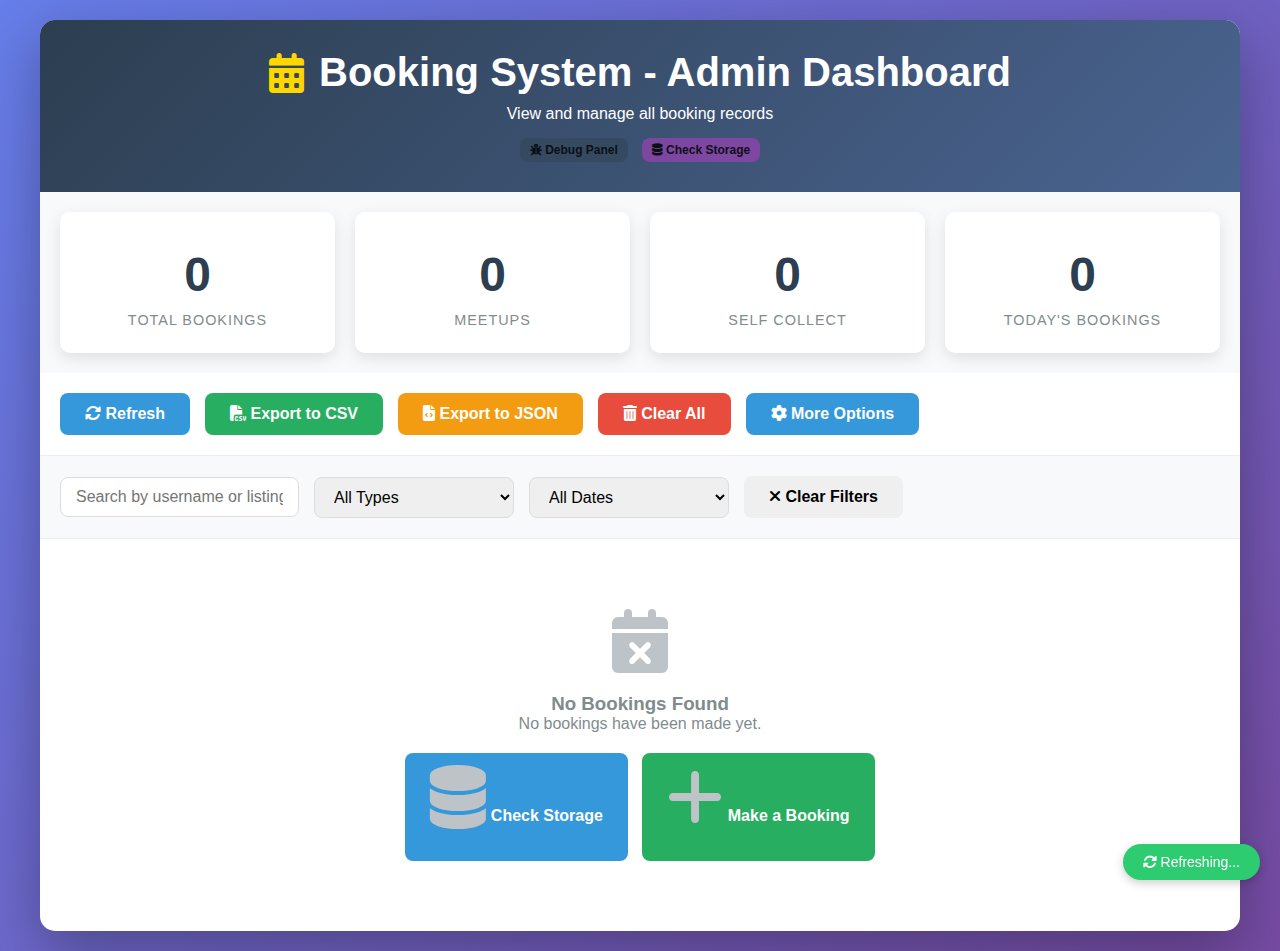
<file: moonkwon/admin-view.html>
<!DOCTYPE html>
<html lang="en">
<head>
    <meta charset="UTF-8">
    <meta name="viewport" content="width=device-width, initial-scale=1.0">
    <title>Booking Admin - View All Bookings</title>
    <style>
        * {
            margin: 0;
            padding: 0;
            box-sizing: border-box;
        }
        
        body {
            font-family: -apple-system, BlinkMacSystemFont, 'Segoe UI', Roboto, Oxygen, Ubuntu, sans-serif;
            background: linear-gradient(135deg, #667eea 0%, #764ba2 100%);
            min-height: 100vh;
            padding: 20px;
        }
        
        .container {
            max-width: 1200px;
            margin: 0 auto;
            background: white;
            border-radius: 15px;
            box-shadow: 0 20px 60px rgba(0,0,0,0.3);
            overflow: hidden;
        }
        
        .header {
            background: linear-gradient(135deg, #2c3e50 0%, #4a6491 100%);
            color: white;
            padding: 30px;
            text-align: center;
        }
        
        .header h1 {
            font-size: 2.5rem;
            margin-bottom: 10px;
            display: flex;
            align-items: center;
            justify-content: center;
            gap: 15px;
        }
        
        .header h1 i {
            color: #ffd700;
        }
        
        .stats {
            display: grid;
            grid-template-columns: repeat(auto-fit, minmax(200px, 1fr));
            gap: 20px;
            padding: 20px;
            background: #f8f9fa;
        }
        
        .stat-card {
            background: white;
            padding: 25px;
            border-radius: 10px;
            text-align: center;
            box-shadow: 0 5px 15px rgba(0,0,0,0.1);
            transition: transform 0.3s ease;
        }
        
        .stat-card:hover {
            transform: translateY(-5px);
        }
        
        .stat-value {
            font-size: 3rem;
            font-weight: bold;
            color: #2c3e50;
            margin: 10px 0;
        }
        
        .stat-label {
            color: #7f8c8d;
            font-size: 0.9rem;
            text-transform: uppercase;
            letter-spacing: 1px;
        }
        
        .controls {
            padding: 20px;
            background: white;
            border-bottom: 1px solid #eee;
            display: flex;
            gap: 15px;
            flex-wrap: wrap;
        }
        
        button {
            padding: 12px 25px;
            border: none;
            border-radius: 8px;
            font-weight: 600;
            cursor: pointer;
            font-size: 16px;
            transition: all 0.3s ease;
        }
        
        .btn-primary {
            background: #3498db;
            color: white;
        }
        
        .btn-primary:hover {
            background: #2980b9;
        }
        
        .btn-success {
            background: #27ae60;
            color: white;
        }
        
        .btn-success:hover {
            background: #219653;
        }
        
        .btn-warning {
            background: #f39c12;
            color: white;
        }
        
        .btn-warning:hover {
            background: #e67e22;
        }
        
        .btn-danger {
            background: #e74c3c;
            color: white;
        }
        
        .btn-danger:hover {
            background: #c0392b;
        }
        
        .bookings-table {
            padding: 20px;
            overflow-x: auto;
        }
        
        table {
            width: 100%;
            border-collapse: collapse;
            margin-top: 20px;
        }
        
        th {
            background: #2c3e50;
            color: white;
            padding: 15px;
            text-align: left;
            position: sticky;
            top: 0;
        }
        
        td {
            padding: 15px;
            border-bottom: 1px solid #eee;
        }
        
        tr:hover {
            background: #f5f9ff;
        }
        
        .booking-id {
            font-family: monospace;
            background: #f0f0f0;
            padding: 5px 10px;
            border-radius: 4px;
            font-size: 0.9rem;
        }
        
        .username {
            font-weight: bold;
            color: #3498db;
        }
        
        .status-badge {
            padding: 5px 10px;
            border-radius: 20px;
            font-size: 0.85rem;
            font-weight: 600;
        }
        
        .status-confirmed {
            background: #d4edda;
            color: #155724;
        }
        
        .status-pending {
            background: #fff3cd;
            color: #856404;
        }
        
        .actions {
            display: flex;
            gap: 10px;
        }
        
        .action-btn {
            padding: 8px 12px;
            font-size: 14px;
            border-radius: 6px;
        }
        
        .no-bookings {
            text-align: center;
            padding: 50px;
            color: #7f8c8d;
        }
        
        .no-bookings i {
            font-size: 4rem;
            margin-bottom: 20px;
            color: #bdc3c7;
        }
        
        .filter-bar {
            padding: 20px;
            background: #f8f9fa;
            border-bottom: 1px solid #eee;
        }
        
        .filter-group {
            display: flex;
            gap: 15px;
            align-items: center;
            flex-wrap: wrap;
        }
        
        .filter-group input,
        .filter-group select {
            padding: 10px 15px;
            border: 1px solid #ddd;
            border-radius: 8px;
            font-size: 16px;
            min-width: 200px;
        }
        
        .filter-group input:focus,
        .filter-group select:focus {
            outline: none;
            border-color: #3498db;
            box-shadow: 0 0 0 3px rgba(52, 152, 219, 0.2);
        }
        
        .timestamp {
            color: #7f8c8d;
            font-size: 0.85rem;
        }
        
        @media (max-width: 768px) {
            .container {
                border-radius: 10px;
            }
            
            .header h1 {
                font-size: 1.8rem;
            }
            
            .controls {
                justify-content: center;
            }
            
            .filter-group {
                justify-content: center;
            }
            
            .filter-group input,
            .filter-group select {
                min-width: 100%;
            }
            
            th, td {
                padding: 10px;
                font-size: 14px;
            }
        }
        
        .color-indicator {
            width: 12px;
            height: 12px;
            border-radius: 50%;
            display: inline-block;
            margin-right: 8px;
        }
        
        .meetup-indicator { background: #3498db; }
        .selfcollect-indicator { background: #27ae60; }
        
        .export-options {
            margin-top: 20px;
            padding: 20px;
            background: #f8f9fa;
            border-radius: 10px;
            display: none;
        }
        
        .export-options.show {
            display: block;
        }
        
        .json-preview {
            background: #2c3e50;
            color: white;
            padding: 15px;
            border-radius: 5px;
            font-family: monospace;
            white-space: pre-wrap;
            max-height: 300px;
            overflow-y: auto;
            margin-top: 15px;
        }
        
        .refresh-status {
            position: fixed;
            bottom: 20px;
            right: 20px;
            background: #2ecc71;
            color: white;
            padding: 10px 20px;
            border-radius: 20px;
            font-size: 14px;
            box-shadow: 0 3px 10px rgba(0,0,0,0.2);
            display: none;
            z-index: 1000;
        }
        
        .debug-panel {
            position: fixed;
            top: 20px;
            right: 20px;
            background: rgba(44, 62, 80, 0.9);
            color: white;
            padding: 15px;
            border-radius: 10px;
            font-size: 12px;
            z-index: 1000;
            max-width: 300px;
            display: none;
        }
        
        .debug-panel.show {
            display: block;
        }
        
        .debug-info {
            font-family: monospace;
            margin-top: 10px;
            font-size: 11px;
            color: #bdc3c7;
        }
    </style>
    <link rel="stylesheet" href="https://cdnjs.cloudflare.com/ajax/libs/font-awesome/6.4.0/css/all.min.css">
</head>
<body>
    <div class="refresh-status" id="refreshStatus">
        <i class="fas fa-sync-alt fa-spin"></i> Refreshing...
    </div>
    
    <div class="debug-panel" id="debugPanel">
        <div style="display: flex; justify-content: space-between; align-items: center;">
            <strong>Debug Info</strong>
            <button onclick="toggleDebug()" style="padding: 2px 8px; font-size: 10px;">Close</button>
        </div>
        <div class="debug-info" id="debugInfo"></div>
    </div>
    
    <div class="container">
        <div class="header">
            <h1>
                <i class="fas fa-calendar-alt"></i>
                Booking System - Admin Dashboard
            </h1>
            <p>View and manage all booking records</p>
            <div style="margin-top: 15px; font-size: 14px; opacity: 0.8;">
                <button onclick="toggleDebug()" style="padding: 5px 10px; font-size: 12px; background: #34495e;">
                    <i class="fas fa-bug"></i> Debug Panel
                </button>
                <button onclick="checkStorage()" style="padding: 5px 10px; font-size: 12px; background: #8e44ad; margin-left: 10px;">
                    <i class="fas fa-database"></i> Check Storage
                </button>
            </div>
        </div>
        
        <div class="stats" id="statsContainer">
            <!-- Stats will be loaded here -->
        </div>
        
        <div class="controls">
            <button class="btn-primary" onclick="loadBookings()" id="refreshBtn">
                <i class="fas fa-sync-alt"></i> Refresh
            </button>
            <button class="btn-success" onclick="exportToCSV()">
                <i class="fas fa-file-csv"></i> Export to CSV
            </button>
            <button class="btn-warning" onclick="exportToJSON()">
                <i class="fas fa-file-code"></i> Export to JSON
            </button>
            <button class="btn-danger" onclick="clearAllBookings()">
                <i class="fas fa-trash-alt"></i> Clear All
            </button>
            <button class="btn-primary" onclick="showExportOptions()">
                <i class="fas fa-cog"></i> More Options
            </button>
        </div>
        
        <div class="export-options" id="exportOptions">
            <h3>Export Options</h3>
            <div class="filter-group">
                <button onclick="exportByDateRange()">Export by Date Range</button>
                <button onclick="exportByType('meetup')">Export Meetups Only</button>
                <button onclick="exportByType('selfcollect')">Export Self-Collect Only</button>
                <button onclick="exportTodayBookings()">Export Today's Bookings</button>
            </div>
            <div id="jsonPreview" class="json-preview"></div>
        </div>
        
        <div class="filter-bar">
            <div class="filter-group">
                <input type="text" id="searchInput" placeholder="Search by username or listing..." 
                       onkeyup="filterBookings()">
                <select id="typeFilter" onchange="filterBookings()">
                    <option value="">All Types</option>
                    <option value="meetup">Meetup</option>
                    <option value="selfcollect">Self Collect</option>
                </select>
                <select id="dateFilter" onchange="filterBookings()">
                    <option value="">All Dates</option>
                </select>
                <button onclick="clearFilters()">
                    <i class="fas fa-times"></i> Clear Filters
                </button>
            </div>
        </div>
        
        <div class="bookings-table">
            <div id="bookingsList">
                <!-- Bookings will be loaded here -->
            </div>
        </div>
    </div>

    <script>
        // Store filtered bookings globally for delete reference
        let currentDisplayedBookings = [];
        let refreshInterval;
        
        // Load bookings on page load
        document.addEventListener('DOMContentLoaded', function() {
            console.log('🔧 Admin panel initializing...');
            loadBookings();
            updateDateFilter();
            
            // Start auto-refresh every 10 seconds
            refreshInterval = setInterval(loadBookings, 10000);
            
            // Check storage on load
            checkStorage();
        });
        
        // Show refresh status
        function showRefreshStatus() {
            const status = document.getElementById('refreshStatus');
            status.style.display = 'block';
            setTimeout(() => {
                status.style.display = 'none';
            }, 2000);
        }
        
        // Load all bookings from localStorage
        function loadBookings() {
            console.log('🔄 Loading bookings from localStorage...');
            try {
                const bookings = JSON.parse(localStorage.getItem('all_bookings')) || [];
                console.log(`📊 Found ${bookings.length} bookings in storage`);
                
                currentDisplayedBookings = bookings; // Store the original array
                displayStats(bookings);
                displayBookings(bookings);
                populateDateFilter(bookings);
                
                // Update debug info
                updateDebugInfo(bookings);
                
                // Show refresh status
                showRefreshStatus();
                
            } catch (error) {
                console.error('❌ Error loading bookings:', error);
                document.getElementById('bookingsList').innerHTML = `
                    <div class="no-bookings">
                        <i class="fas fa-exclamation-triangle"></i>
                        <h3>Error Loading Bookings</h3>
                        <p>${error.message}</p>
                        <button onclick="checkStorage()" style="margin-top: 20px;" class="btn-primary">
                            <i class="fas fa-database"></i> Check Storage
                        </button>
                    </div>
                `;
            }
        }
        
        // Display statistics
        function displayStats(bookings) {
            const statsContainer = document.getElementById('statsContainer');
            const total = bookings.length;
            
            // Count by type
            const meetups = bookings.filter(b => 
                b.type && b.type.toLowerCase().includes('meetup')).length;
            const selfcollect = bookings.filter(b => 
                b.type && b.type.toLowerCase().includes('self')).length;
            
            // Count today's bookings
            const today = new Date();
            const todayStr = `${today.getDate().toString().padStart(2, '0')}/${(today.getMonth() + 1).toString().padStart(2, '0')}/${today.getFullYear()}`;
            const todayBookings = bookings.filter(b => b.date === todayStr).length;
            
            statsContainer.innerHTML = `
                <div class="stat-card">
                    <div class="stat-value">${total}</div>
                    <div class="stat-label">Total Bookings</div>
                </div>
                <div class="stat-card">
                    <div class="stat-value">${meetups}</div>
                    <div class="stat-label">Meetups</div>
                </div>
                <div class="stat-card">
                    <div class="stat-value">${selfcollect}</div>
                    <div class="stat-label">Self Collect</div>
                </div>
                <div class="stat-card">
                    <div class="stat-value">${todayBookings}</div>
                    <div class="stat-label">Today's Bookings</div>
                </div>
            `;
        }
        
        // Display bookings in table
        function displayBookings(bookings, filtered = false) {
            const bookingsList = document.getElementById('bookingsList');
            
            if (bookings.length === 0) {
                bookingsList.innerHTML = `
                    <div class="no-bookings">
                        <i class="fas fa-calendar-times"></i>
                        <h3>No Bookings Found</h3>
                        <p>${filtered ? 'Try changing your filters' : 'No bookings have been made yet.'}</p>
                        <div style="margin-top: 20px;">
                            <button onclick="checkStorage()" class="btn-primary">
                                <i class="fas fa-database"></i> Check Storage
                            </button>
                            <button onclick="window.open('index.html', '_blank')" class="btn-success" style="margin-left: 10px;">
                                <i class="fas fa-plus"></i> Make a Booking
                            </button>
                        </div>
                    </div>
                `;
                return;
            }
            
            // Store the displayed bookings for delete reference
            currentDisplayedBookings = bookings;
            
            // Sort by timestamp (newest first)
            bookings.sort((a, b) => new Date(b.timestamp) - new Date(a.timestamp));
            
            let tableHTML = `
                <table>
                    <thead>
                        <tr>
                            <th>ID</th>
                            <th>Date & Time</th>
                            <th>Username</th>
                            <th>Listings</th>
                            <th>Location</th>
                            <th>Type</th>
                            <th>Status</th>
                            <th>Actions</th>
                        </tr>
                    </thead>
                    <tbody>
            `;
            
            bookings.forEach((booking) => {
                const date = new Date(booking.timestamp);
                const dateStr = date.toLocaleDateString('en-GB');
                const timeStr = date.toLocaleTimeString('en-GB', { 
                    hour: '2-digit', 
                    minute: '2-digit' 
                });
                
                // Determine color indicator based on type
                const typeIndicator = booking.type && booking.type.toLowerCase().includes('meetup') 
                    ? 'meetup-indicator' 
                    : 'selfcollect-indicator';
                
                // Truncate listings if too long
                const listings = booking.listings || '';
                const shortListings = listings.length > 50 
                    ? listings.substring(0, 50) + '...' 
                    : listings;
                
                tableHTML += `
                    <tr>
                        <td>
                            <span class="booking-id">${booking.id || 'N/A'}</span>
                        </td>
                        <td>
                            <div>${booking.date || 'N/A'} ${booking.time || ''}</div>
                            <div class="timestamp">${dateStr} ${timeStr}</div>
                        </td>
                        <td>
                            <span class="username">${booking.username || 'N/A'}</span>
                        </td>
                        <td title="${listings}">${shortListings}</td>
                        <td>${booking.location || 'N/A'}</td>
                        <td>
                            <span class="color-indicator ${typeIndicator}"></span>
                            ${booking.type || 'N/A'}
                        </td>
                        <td>
                            <span class="status-badge status-confirmed">Confirmed</span>
                        </td>
                        <td class="actions">
                            <button class="action-btn btn-primary" onclick="viewBookingDetails('${booking.id}')">
                                <i class="fas fa-eye"></i>
                            </button>
                            <button class="action-btn btn-danger" onclick="deleteBooking('${booking.id}')">
                                <i class="fas fa-trash"></i>
                            </button>
                        </td>
                    </tr>
                `;
            });
            
            tableHTML += `
                    </tbody>
                </table>
            `;
            
            bookingsList.innerHTML = tableHTML;
        }
        
        // View booking details
        function viewBookingDetails(bookingId) {
            const bookings = JSON.parse(localStorage.getItem('all_bookings')) || [];
            const booking = bookings.find(b => b.id === bookingId);
            
            if (!booking) {
                alert('Booking not found');
                return;
            }
            
            const date = new Date(booking.timestamp);
            const details = `
📋 **BOOKING DETAILS**

🔸 ID: ${booking.id}
🔸 Username: ${booking.username}
🔸 Date: ${booking.date}
🔸 Time: ${booking.time}
🔸 Location: ${booking.location}
🔸 Type: ${booking.type}
🔸 Listings: ${booking.listings}
🔸 Created: ${date.toLocaleString()}
🔸 Status: ${booking.status}

📊 **STORAGE INFO**
🔸 Total bookings in system: ${bookings.length}
🔸 Storage location: localStorage
🔸 Key: all_bookings

            `;
            
            alert(details);
        }
        
        // Delete a booking by ID
        function deleteBooking(bookingId) {
            if (!confirm('Are you sure you want to delete this booking?')) {
                return;
            }
            
            const bookings = JSON.parse(localStorage.getItem('all_bookings')) || [];
            
            // Find the booking to get details for confirmation message
            const bookingToDelete = bookings.find(b => b.id === bookingId);
            
            if (!bookingToDelete) {
                alert('Booking not found');
                return;
            }
            
            // Remove the booking by ID (not by index)
            const updatedBookings = bookings.filter(b => b.id !== bookingId);
            
            // Save back to localStorage
            localStorage.setItem('all_bookings', JSON.stringify(updatedBookings));
            
            // Reload the bookings display
            loadBookings();
            
            alert(`✅ Deleted booking for ${bookingToDelete.username} (ID: ${bookingToDelete.id})`);
        }
        
        // Clear all bookings
        function clearAllBookings() {
            if (!confirm('⚠️ WARNING: This will delete ALL bookings permanently!\n\nAre you absolutely sure?')) {
                return;
            }
            
            localStorage.removeItem('all_bookings');
            localStorage.removeItem('bookings_pending');
            localStorage.removeItem('bookings_success');
            
            alert('✅ All bookings have been cleared.');
            loadBookings();
        }
        
        // Export to CSV
        function exportToCSV() {
            const bookings = JSON.parse(localStorage.getItem('all_bookings')) || [];
            
            if (bookings.length === 0) {
                alert('No bookings to export');
                return;
            }
            
            // Create CSV headers
            let csv = 'ID,Timestamp,Username,Listings,Date,Time,Location,Type,Status\n';
            
            // Add rows
            bookings.forEach(booking => {
                const row = [
                    booking.id || '',
                    booking.timestamp || '',
                    `"${(booking.username || '').replace(/"/g, '""')}"`,
                    `"${(booking.listings || '').replace(/"/g, '""')}"`,
                    booking.date || '',
                    booking.time || '',
                    booking.location || '',
                    booking.type || '',
                    booking.status || ''
                ];
                
                csv += row.join(',') + '\n';
            });
            
            // Create download link
            const blob = new Blob([csv], { type: 'text/csv;charset=utf-8;' });
            const url = URL.createObjectURL(blob);
            const link = document.createElement('a');
            link.href = url;
            link.download = `bookings_${new Date().toISOString().split('T')[0]}.csv`;
            document.body.appendChild(link);
            link.click();
            document.body.removeChild(link);
            
            alert(`✅ Exported ${bookings.length} bookings to CSV`);
        }
        
        // Export to JSON
        function exportToJSON() {
            const bookings = JSON.parse(localStorage.getItem('all_bookings')) || [];
            
            if (bookings.length === 0) {
                alert('No bookings to export');
                return;
            }
            
            const dataStr = JSON.stringify(bookings, null, 2);
            const blob = new Blob([dataStr], { type: 'application/json' });
            const url = URL.createObjectURL(blob);
            const link = document.createElement('a');
            link.href = url;
            link.download = `bookings_${new Date().toISOString().split('T')[0]}.json`;
            document.body.appendChild(link);
            link.click();
            document.body.removeChild(link);
            
            alert(`✅ Exported ${bookings.length} bookings to JSON`);
        }
        
        // Filter bookings
        function filterBookings() {
            const searchTerm = document.getElementById('searchInput').value.toLowerCase();
            const typeFilter = document.getElementById('typeFilter').value;
            const dateFilter = document.getElementById('dateFilter').value;
            
            const allBookings = JSON.parse(localStorage.getItem('all_bookings')) || [];
            
            const filtered = allBookings.filter(booking => {
                // Search term filter
                if (searchTerm) {
                    const inUsername = booking.username?.toLowerCase().includes(searchTerm);
                    const inListings = booking.listings?.toLowerCase().includes(searchTerm);
                    if (!inUsername && !inListings) return false;
                }
                
                // Type filter
                if (typeFilter) {
                    if (typeFilter === 'meetup') {
                        if (!booking.type?.toLowerCase().includes('meetup')) return false;
                    } else if (typeFilter === 'selfcollect') {
                        if (!booking.type?.toLowerCase().includes('self')) return false;
                    }
                }
                
                // Date filter
                if (dateFilter) {
                    if (booking.date !== dateFilter) return false;
                }
                
                return true;
            });
            
            displayBookings(filtered, true);
        }
        
        // Clear all filters
        function clearFilters() {
            document.getElementById('searchInput').value = '';
            document.getElementById('typeFilter').value = '';
            document.getElementById('dateFilter').value = '';
            loadBookings();
        }
        
        // Populate date filter
        function populateDateFilter(bookings) {
            const dateFilter = document.getElementById('dateFilter');
            const dates = [...new Set(bookings.map(b => b.date).filter(Boolean))].sort();
            
            // Keep existing options
            const existingOptions = Array.from(dateFilter.options).map(opt => opt.value);
            
            // Add new dates
            dates.forEach(date => {
                if (!existingOptions.includes(date)) {
                    const option = document.createElement('option');
                    option.value = date;
                    option.textContent = date;
                    dateFilter.appendChild(option);
                }
            });
        }
        
        // Update date filter options
        function updateDateFilter() {
            const dateFilter = document.getElementById('dateFilter');
            const today = new Date();
            const dateOptions = [];
            
            // Add next 30 days
            for (let i = 0; i < 30; i++) {
                const date = new Date(today);
                date.setDate(today.getDate() + i);
                const dateStr = `${date.getDate().toString().padStart(2, '0')}/${(date.getMonth() + 1).toString().padStart(2, '0')}/${date.getFullYear()}`;
                dateOptions.push(dateStr);
            }
            
            // Add options
            dateOptions.forEach(dateStr => {
                if (!Array.from(dateFilter.options).some(opt => opt.value === dateStr)) {
                    const option = document.createElement('option');
                    option.value = dateStr;
                    option.textContent = dateStr;
                    dateFilter.appendChild(option);
                }
            });
        }
        
        // Show export options
        function showExportOptions() {
            const options = document.getElementById('exportOptions');
            options.classList.toggle('show');
            
            if (options.classList.contains('show')) {
                const bookings = JSON.parse(localStorage.getItem('all_bookings')) || [];
                document.getElementById('jsonPreview').textContent = 
                    JSON.stringify(bookings.slice(0, 5), null, 2) + 
                    (bookings.length > 5 ? '\n... and ' + (bookings.length - 5) + ' more' : '');
            }
        }
        
        // Additional export functions
        function exportByDateRange() {
            const start = prompt('Enter start date (DD/MM/YYYY):');
            const end = prompt('Enter end date (DD/MM/YYYY):');
            
            if (!start || !end) return;
            
            const bookings = JSON.parse(localStorage.getItem('all_bookings')) || [];
            const filtered = bookings.filter(b => {
                const [day, month, year] = b.date.split('/').map(Number);
                const bookingDate = new Date(year, month - 1, day);
                
                const [startDay, startMonth, startYear] = start.split('/').map(Number);
                const startDate = new Date(startYear, startMonth - 1, startDay);
                
                const [endDay, endMonth, endYear] = end.split('/').map(Number);
                const endDate = new Date(endYear, endMonth - 1, endDay);
                
                return bookingDate >= startDate && bookingDate <= endDate;
            });
            
            if (filtered.length === 0) {
                alert('No bookings found in this date range');
                return;
            }
            
            exportFiltered(filtered, `bookings_${start.replace(/\//g, '-')}_to_${end.replace(/\//g, '-')}.csv`);
        }
        
        function exportByType(type) {
            const bookings = JSON.parse(localStorage.getItem('all_bookings')) || [];
            const filtered = bookings.filter(b => 
                type === 'meetup' 
                    ? b.type?.toLowerCase().includes('meetup')
                    : b.type?.toLowerCase().includes('self')
            );
            
            if (filtered.length === 0) {
                alert(`No ${type} bookings found`);
                return;
            }
            
            exportFiltered(filtered, `bookings_${type}_${new Date().toISOString().split('T')[0]}.csv`);
        }
        
        function exportTodayBookings() {
            const today = new Date();
            const todayStr = `${today.getDate().toString().padStart(2, '0')}/${(today.getMonth() + 1).toString().padStart(2, '0')}/${today.getFullYear()}`;
            
            const bookings = JSON.parse(localStorage.getItem('all_bookings')) || [];
            const filtered = bookings.filter(b => b.date === todayStr);
            
            if (filtered.length === 0) {
                alert('No bookings for today');
                return;
            }
            
            exportFiltered(filtered, `bookings_today_${new Date().toISOString().split('T')[0]}.csv`);
        }
        
        function exportFiltered(bookings, filename) {
            let csv = 'ID,Timestamp,Username,Listings,Date,Time,Location,Type,Status\n';
            
            bookings.forEach(booking => {
                const row = [
                    booking.id || '',
                    booking.timestamp || '',
                    `"${(booking.username || '').replace(/"/g, '""')}"`,
                    `"${(booking.listings || '').replace(/"/g, '""')}"`,
                    booking.date || '',
                    booking.time || '',
                    booking.location || '',
                    booking.type || '',
                    booking.status || ''
                ];
                
                csv += row.join(',') + '\n';
            });
            
            const blob = new Blob([csv], { type: 'text/csv;charset=utf-8;' });
            const url = URL.createObjectURL(blob);
            const link = document.createElement('a');
            link.href = url;
            link.download = filename;
            document.body.appendChild(link);
            link.click();
            document.body.removeChild(link);
            
            alert(`✅ Exported ${bookings.length} bookings`);
        }
        
        // Debug functions
        function toggleDebug() {
            const debugPanel = document.getElementById('debugPanel');
            debugPanel.classList.toggle('show');
            
            if (debugPanel.classList.contains('show')) {
                checkStorage();
            }
        }
        
        function checkStorage() {
            const bookings = JSON.parse(localStorage.getItem('all_bookings') || '[]');
            const lastBooking = JSON.parse(sessionStorage.getItem('last_booking') || 'null');
            
            const debugInfo = document.getElementById('debugInfo');
            debugInfo.innerHTML = `
📊 **STORAGE STATUS**

LocalStorage (all_bookings):
• Total bookings: ${bookings.length}
• Last updated: ${new Date().toLocaleTimeString()}

SessionStorage (last_booking):
• ${lastBooking ? `User: ${lastBooking.username}` : 'No recent booking'}

🔍 **RECENT BOOKINGS:**
${bookings.slice(0, 3).map((b, i) => 
    `${i + 1}. ${b.username} - ${b.date} ${b.time}`
).join('\n') || 'No bookings'}

📝 **STORAGE KEYS:**
${Object.keys(localStorage).map(key => 
    `• ${key}: ${localStorage.getItem(key).length} chars`
).join('\n')}
            `;
            
            console.log('📋 Storage check:', {
                localStorage: bookings,
                sessionStorage: lastBooking
            });
        }
        
        function updateDebugInfo(bookings) {
            const debugInfo = document.getElementById('debugInfo');
            if (debugInfo) {
                debugInfo.innerHTML = `
📊 Last refresh: ${new Date().toLocaleTimeString()}
📈 Total bookings: ${bookings.length}
🔄 Auto-refresh: Every 10s
                `;
            }
        }
        
        // Print function
        window.printBookings = function() {
            window.print();
        };
        
        // Clear refresh interval on page unload
        window.addEventListener('beforeunload', function() {
            if (refreshInterval) {
                clearInterval(refreshInterval);
            }
        });
    </script>
</body>
</html>
</file>
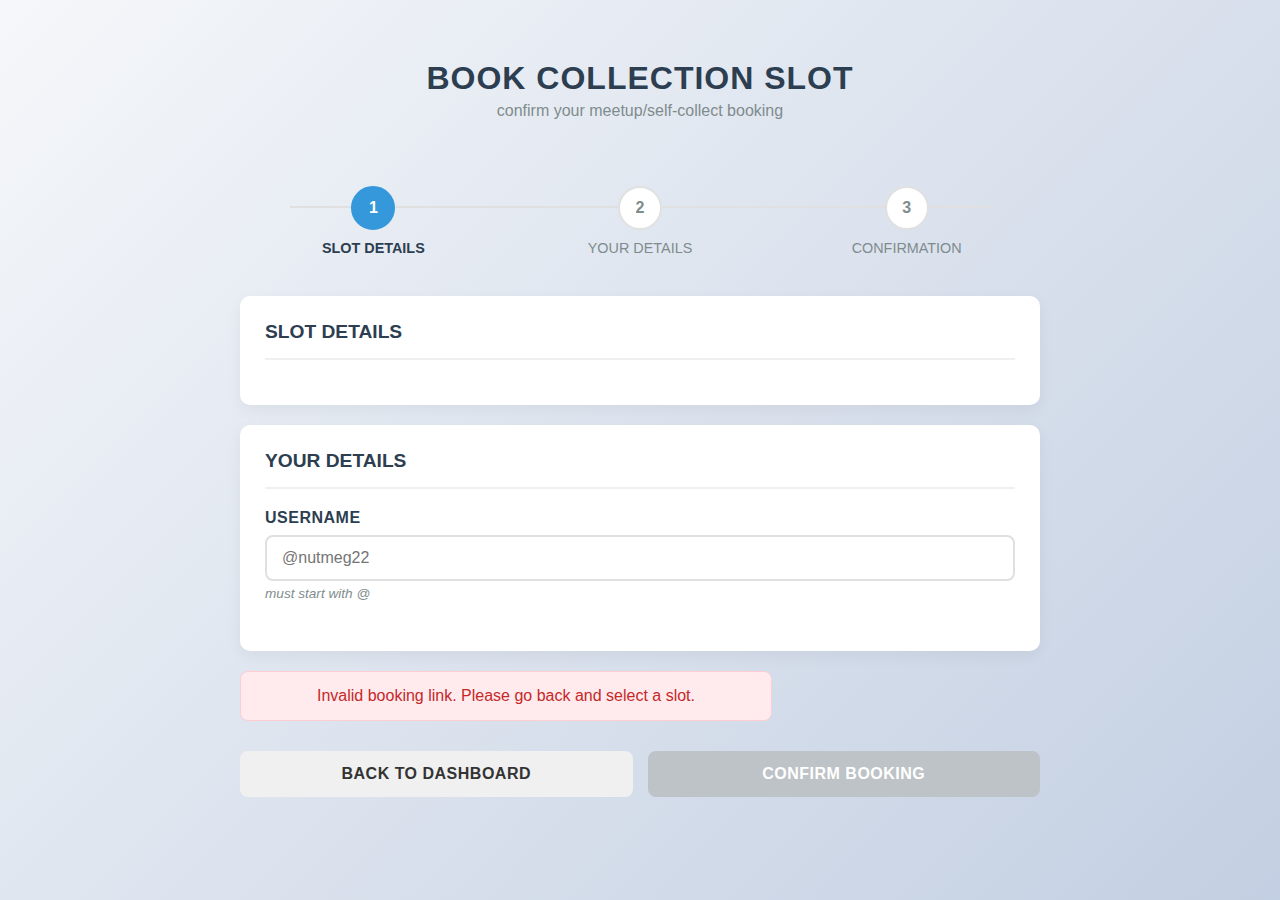
<file: moonkwon/booking.html>
<!DOCTYPE html>
<html>
<head>
    <title>Book Collection Slot</title>
    <link rel="stylesheet" href="styles.css">
    <style>
        body {
            background: linear-gradient(135deg, #f5f7fa 0%, #c3cfe2 100%);
            min-height: 100vh;
            font-family: 'Segoe UI', Tahoma, Geneva, Verdana, sans-serif;
        }
        
        .booking-container {
            max-width: 800px;
            margin: 0 auto;
            padding: 20px;
        }
        
        .booking-header {
            text-align: center;
            padding: 40px 0 20px 0;
        }
        
        .booking-header h1 {
            margin: 0;
            font-size: 2rem;
            color: #2c3e50;
            text-transform: uppercase;
            letter-spacing: 1px;
        }
        
        .booking-subtitle {
            color: #7f8c8d;
            margin-top: 5px;
            font-size: 1rem;
        }
        
        .progress-steps {
            display: flex;
            justify-content: space-between;
            margin: 30px 0 40px 0;
            position: relative;
        }
        
        .progress-steps::before {
            content: '';
            position: absolute;
            top: 20px;
            left: 50px;
            right: 50px;
            height: 2px;
            background: #e0e0e0;
            z-index: 1;
        }
        
        .step {
            text-align: center;
            position: relative;
            z-index: 2;
            flex: 1;
        }
        
        .step-number {
            width: 40px;
            height: 40px;
            background: white;
            border: 2px solid #e0e0e0;
            border-radius: 50%;
            display: flex;
            align-items: center;
            justify-content: center;
            margin: 0 auto 10px auto;
            font-weight: 600;
            color: #7f8c8d;
            transition: all 0.3s;
        }
        
        .step.active .step-number {
            background: #3498db;
            border-color: #3498db;
            color: white;
        }
        
        .step-label {
            font-size: 0.9rem;
            color: #7f8c8d;
            font-weight: 500;
        }
        
        .step.active .step-label {
            color: #2c3e50;
            font-weight: 600;
        }
        
        .section {
            background: white;
            border-radius: 10px;
            padding: 25px;
            margin-bottom: 20px;
            box-shadow: 0 5px 15px rgba(0,0,0,0.05);
        }
        
        .section-header {
            color: #2c3e50;
            margin-top: 0;
            margin-bottom: 20px;
            padding-bottom: 15px;
            border-bottom: 2px solid #f0f0f0;
            font-size: 1.2rem;
        }
        
        .slot-details-grid {
            display: grid;
            grid-template-columns: repeat(2, 1fr);
            gap: 20px;
        }
        
        .detail-item {
            margin-bottom: 15px;
        }
        
        .detail-label {
            font-weight: 600;
            color: #7f8c8d;
            margin-bottom: 5px;
            font-size: 0.9rem;
            text-transform: uppercase;
            letter-spacing: 0.5px;
        }
        
        .detail-value {
            color: #2c3e50;
            font-size: 1rem;
            font-weight: 500;
        }
        
        .form-group {
            margin-bottom: 25px;
        }
        
        .form-group label {
            display: block;
            margin-bottom: 8px;
            font-weight: 600;
            color: #2c3e50;
            text-transform: uppercase;
            letter-spacing: 0.5px;
        }
        
        .input-hint {
            font-size: 0.85rem;
            color: #7f8c8d;
            margin-top: 5px;
            margin-bottom: 15px;
            font-style: italic;
        }
        
        .username-input {
            width: 100%;
            padding: 12px 15px;
            border: 2px solid #e0e0e0;
            border-radius: 8px;
            font-size: 16px;
            box-sizing: border-box;
            transition: border-color 0.3s;
        }
        
        .username-input:focus {
            outline: none;
            border-color: #3498db;
        }
        
        .listings-section {
            margin-top: 20px;
        }
        
        .listings-header {
            display: flex;
            justify-content: space-between;
            align-items: center;
            margin-bottom: 15px;
        }
        
        .listings-header h3 {
            margin: 0;
            color: #2c3e50;
            text-transform: uppercase;
            letter-spacing: 0.5px;
            font-size: 1rem;
        }
        
        .select-all {
            font-size: 0.9rem;
            color: #3498db;
            cursor: pointer;
            font-weight: 500;
            text-decoration: underline;
        }
        
        .select-all:hover {
            color: #2980b9;
        }
        
        .listings-container {
            border: 1px solid #e0e0e0;
            border-radius: 8px;
            overflow: hidden;
            min-height: 100px;
        }
        
        .listing-item {
            display: flex;
            align-items: center;
            padding: 15px;
            border-bottom: 1px solid #f0f0f0;
            transition: background-color 0.2s;
        }
        
        .listing-item:last-child {
            border-bottom: none;
        }
        
        .listing-item:hover {
            background-color: #f8f9fa;
        }
        
        .listing-checkbox {
            margin-right: 15px;
            width: 18px;
            height: 18px;
            cursor: pointer;
        }
        
        .listing-name {
            font-weight: 500;
            color: #2c3e50;
            font-size: 1rem;
        }
        
        .no-items {
            text-align: center;
            padding: 40px 20px;
            color: #95a5a6;
        }
        
        .no-items h3 {
            color: #7f8c8d;
            margin-bottom: 10px;
            font-size: 1.1rem;
            text-transform: uppercase;
            letter-spacing: 0.5px;
        }
        
        .no-items p {
            color: #95a5a6;
            font-size: 0.95rem;
        }
        
        .button-group {
            display: flex;
            gap: 15px;
            margin-top: 30px;
        }
        
        .btn {
            flex: 1;
            padding: 14px;
            font-size: 16px;
            font-weight: 600;
            border: none;
            border-radius: 8px;
            cursor: pointer;
            transition: all 0.3s;
            text-align: center;
            text-decoration: none;
            text-transform: uppercase;
            letter-spacing: 0.5px;
        }
        
        .btn-back {
            background: #f0f0f0;
            color: #333;
        }
        
        .btn-back:hover {
            background: #e0e0e0;
        }
        
        .btn-confirm {
            background: #2c3e50;
            color: white;
        }
        
        .btn-confirm:hover {
            background: #34495e;
        }
        
        .btn-confirm:disabled {
            background: #bdc3c7;
            cursor: not-allowed;
        }
        
        .message {
            padding: 15px;
            border-radius: 8px;
            margin: 20px 0;
            text-align: center;
            display: none;
        }
        
        .message.success {
            background: #e8f5e9;
            color: #2e7d32;
            border: 1px solid #c8e6c9;
            display: block;
        }
        
        .message.error {
            background: #ffebee;
            color: #c62828;
            border: 1px solid #ffcdd2;
            display: block;
        }
        
        .message.info {
            background: #e3f2fd;
            color: #1565c0;
            border: 1px solid #bbdefb;
            display: block;
        }
        
        .loading {
            text-align: center;
            padding: 30px;
        }
        
        .spinner {
            border: 3px solid #f3f3f3;
            border-top: 3px solid #3498db;
            border-radius: 50%;
            width: 30px;
            height: 30px;
            animation: spin 1s linear infinite;
            margin: 0 auto 15px;
        }
        
        @keyframes spin {
            0% { transform: rotate(0deg); }
            100% { transform: rotate(360deg); }
        }
        
        @media (max-width: 768px) {
            .slot-details-grid {
                grid-template-columns: 1fr;
            }
            
            .progress-steps {
                flex-direction: column;
                gap: 20px;
            }
            
            .progress-steps::before {
                display: none;
            }
            
            .button-group {
                flex-direction: column;
            }
        }
    </style>
</head>
<body>
    <div class="booking-container">
        <div class="booking-header">
            <h1>BOOK COLLECTION SLOT</h1>
            <p class="booking-subtitle">confirm your meetup/self-collect booking</p>
        </div>
        
        <div class="progress-steps">
            <div class="step active">
                <div class="step-number">1</div>
                <div class="step-label">SLOT DETAILS</div>
            </div>
            <div class="step">
                <div class="step-number">2</div>
                <div class="step-label">YOUR DETAILS</div>
            </div>
            <div class="step">
                <div class="step-number">3</div>
                <div class="step-label">CONFIRMATION</div>
            </div>
        </div>
        
        <div class="section">
            <h2 class="section-header">SLOT DETAILS</h2>
            <div id="slotDetails" class="slot-details-grid">
                <!-- Slot details will be populated here -->
            </div>
        </div>
        
        <div class="section">
            <h2 class="section-header">YOUR DETAILS</h2>
            
            <div class="form-group">
                <label for="usernameInput">USERNAME</label>
                <input type="text" id="usernameInput" class="username-input" placeholder="@nutmeg22">
                <div class="input-hint">must start with @</div>
            </div>
            
            <div id="loading" class="loading" style="display: none;">
                <div class="spinner"></div>
                <p>Searching for your items...</p>
            </div>
            
            <div id="listingsSection" class="listings-section" style="display: none;">
                <div class="listings-header">
                    <h3>ITEMS READY FOR COLLECTION</h3>
                    <div id="selectAll" class="select-all">select all items you're collecting</div>
                </div>
                
                <div id="listingsContainer" class="listings-container">
                    <!-- Listings will be populated here -->
                </div>
                
                <div id="noItems" class="no-items" style="display: none;">
                    <h3>NO ITEMS FOUND</h3>
                    <p>You don't have any items ready for collection.</p>
                </div>
            </div>
        </div>
        
        <div id="bookingMessage" class="message"></div>
        
        <div class="button-group">
            <a href="index.html" class="btn btn-back">BACK TO DASHBOARD</a>
            <button id="confirmBtn" class="btn btn-confirm" disabled>CONFIRM BOOKING</button>
        </div>
    </div>
    
    <script src="booking.js"></script>
    <!-- Add this at the bottom of booking.html body -->
<script>
// Debug function - test Google Apps Script directly
async function testGASConnection() {
    console.log('Testing Google Apps Script connection...');
    
    const testData = {
        username: "@testuser",
        listings: "#testitem1, #testitem2",
        date: "12/01/2026",
        time: "6.30 to 6.45pm",
        location: "paya lebar",
        type: "meetup"
    };
    
    try {
        // Test JSONP
        const url = 'https://script.google.com/macros/s/AKfycbwQNjVZpA1TpqrhfcL7XRKr-6UXGcueoJWde6zZBad5O2uSCDSzjETJERVmDRnzmsnQjg/exec?callback=testCallback';
        const urlWithParams = url + '&' + new URLSearchParams(testData).toString();
        
        console.log('Test URL:', urlWithParams);
        
        // Create test button in console
        console.log('%c Test Booking Data:', 'color: blue; font-weight: bold', testData);
        console.log('%c Copy this to test in Apps Script Editor:', 'color: green');
        console.log(JSON.stringify(testData, null, 2));
        
    } catch (error) {
        console.error('Test failed:', error);
    }
}

// Run test on page load
document.addEventListener('DOMContentLoaded', function() {
    console.log('Debug mode active');
    console.log('Run testGASConnection() to test the API');
    window.testGASConnection = testGASConnection;
});
</script>
</body>
</html>
</file>
<file: moonkwon/styles.css>
body { 
    font-family: 'Segoe UI', Tahoma, Geneva, Verdana, sans-serif; 
    margin: 0; 
    padding: 0; 
    background: linear-gradient(135deg, #f5f7fa 0%, #c3cfe2 100%);
    min-height: 100vh;
}

.container {
    max-width: 1200px;
    margin: 0 auto;
    padding: 20px;
}

header {
    text-align: center;
    padding: 40px 0;
    color: #333;
}

h1 {
    margin: 0;
    font-size: 2.5rem;
    color: #2c3e50;
}

.subtitle {
    color: #7f8c8d;
    margin-top: 10px;
    font-size: 1.1rem;
}

#lastUpdated {
    font-size: 0.85rem;
    color: #95a5a6;
    margin-top: 5px;
    font-style: italic;
}

/* Tab styles */
.tabs {
    display: flex;
    background: white;
    border-radius: 15px 15px 0 0;
    overflow: hidden;
    box-shadow: 0 4px 20px rgba(0,0,0,0.1);
    margin-bottom: 0;
}

.tab {
    flex: 1;
    padding: 20px;
    text-align: center;
    background: #f8f9fa;
    border: none;
    font-size: 16px;
    font-weight: 600;
    color: #7f8c8d;
    cursor: pointer;
    transition: all 0.3s;
    border-bottom: 3px solid transparent;
}

.tab:hover {
    background: #e9ecef;
}

.tab.active {
    background: white;
    color: #3498db;
    border-bottom: 3px solid #3498db;
}

.tab-content {
    background: white;
    border-radius: 0 0 15px 15px;
    padding: 30px;
    box-shadow: 0 10px 30px rgba(0,0,0,0.1);
    margin-bottom: 30px;
    display: none;
}

.tab-content.active {
    display: block;
    animation: fadeIn 0.5s ease;
}

.search-section {
    text-align: center;
}

.search-box {
    display: flex;
    gap: 10px;
    max-width: 500px;
    margin: 0 auto 20px auto;
}

input {
    flex: 1;
    padding: 15px;
    border: 2px solid #e0e0e0;
    border-radius: 8px;
    font-size: 16px;
    transition: border-color 0.3s;
}

input:focus {
    outline: none;
    border-color: #3498db;
}

button {
    padding: 15px 30px;
    background: linear-gradient(135deg, #3498db, #2980b9);
    color: white;
    border: none;
    border-radius: 8px;
    font-size: 16px;
    font-weight: 600;
    cursor: pointer;
    transition: transform 0.2s, box-shadow 0.2s;
}

button:hover {
    transform: translateY(-2px);
    box-shadow: 0 5px 15px rgba(52, 152, 219, 0.3);
}

.message {
    padding: 15px;
    border-radius: 8px;
    margin: 20px auto;
    max-width: 500px;
    text-align: center;
    font-weight: 500;
}

.message.info { background: #e3f2fd; color: #1565c0; border: 1px solid #bbdefb; }
.message.success { background: #e8f5e9; color: #2e7d32; border: 1px solid #c8e6c9; }
.message.error { background: #ffebee; color: #c62828; border: 1px solid #ffcdd2; }

.results-container {
    margin-top: 20px;
    display: none;
}

.results-container.show {
    display: block;
    animation: fadeIn 0.5s ease;
}

.summary-table, .results-table, .meetup-table {
    width: 100%;
    border-collapse: collapse;
    margin-top: 20px;
}

.summary-table th, .results-table th, .meetup-table th {
    background: linear-gradient(135deg, #2c3e50, #34495e);
    color: white;
    padding: 15px;
    text-align: left;
    font-weight: 600;
}

.summary-table td, .results-table td, .meetup-table td {
    padding: 15px;
    border-bottom: 1px solid #eee;
    vertical-align: middle;
}

.summary-table th:nth-child(2),
.summary-table td:nth-child(2) {
    text-align: center;
}

/* Adjust column widths to accommodate new Deadline column */
/* CENTER COLOR COLUMNS */
.results-table th:nth-child(n+4):not(:last-child), 
.results-table td:nth-child(n+4):not(:last-child) {
    text-align: center;
}

@keyframes fadeIn {
    from { opacity: 0; transform: translateY(20px); }
    to { opacity: 1; transform: translateY(0); }
}

/* STATUS BOX BASE STYLE */
.status-ordered, .status-atkadd, .status-otwtosg, .status-ready, 
.status-collected, .status-unpaid, .status-paid, .status-atcadd, 
.status-atjadd, .payment-status {
    width: 28px;
    height: 28px;
    display: inline-block;
    border-radius: 6px;
    text-indent: -9999px; /* HIDES THE TEXT */
    overflow: hidden;
    vertical-align: middle;
    border: 1px solid rgba(0,0,0,0.1);
}

/* UPDATED STATUS COLORS */
.status-ordered { background-color: #fce5cd; border-color: #f6b26b; }
.status-unpaid { background-color: #ea9999; border-color: #e06666; }
.status-atkadd { background-color: #d9ead3; border-color: #93c47d; }
.status-paid { background-color: #b7e1cd; border-color: #93c47d; }
.status-otwtosg { background-color: #ffe599; border-color: #f1c232; }
.status-atcadd { background-color: #c9daf8; border-color: #6d9eeb; }
.status-ready { background-color: #f4cccc; border-color: #ea9999; }
.status-atjadd { background-color: #b4a7d6; border-color: #8e7cc3; }
.status-collected { background-color: #d2e9ff; border-color: #a4c2f4; }

/* PAYMENT SPECIFIC COLORS */
.payment-paid { background-color: #b7e1cd; border-color: #93c47d; }
.payment-pending { background-color: #ffe599; border-color: #f1c232; }
.payment-unpaid { background-color: #ea9999; border-color: #e06666; }
.payment-collected { background-color: #d2e9ff; border-color: #a4c2f4; }
.payment-missing { background-color: #f3f3f3; border-color: #ddd; }
.payment-empty { background-color: #ffffff; border-color: #dddddd; color: #666666; }

/* Meetup specific styles */
.instructions-box {
    background: #f8f9fa;
    border: 2px solid #3498db;
    border-radius: 10px;
    padding: 20px;
    margin-bottom: 30px;
}

.instructions-box h3 {
    color: #2c3e50;
    margin-top: 0;
    border-bottom: 1px solid #3498db;
    padding-bottom: 10px;
}

.instructions-box ul {
    margin: 15px 0;
    padding-left: 20px;
}

.instructions-box li {
    margin-bottom: 8px;
    line-height: 1.5;
}

.instructions-box p {
    margin: 10px 0;
    line-height: 1.5;
}

.meetup-section {
    margin-top: 20px;
}

.meetup-section h3 {
    color: #2c3e50;
    margin-bottom: 15px;
}

.meetup-table th, .meetup-table td {
    text-align: center;
}

.meetup-table td:first-child {
    font-weight: 600;
    color: #2c3e50;
}

.legend { 
    background: white; 
    padding: 25px; 
    border-radius: 15px; 
    box-shadow: 0 10px 30px rgba(0,0,0,0.1); 
    margin-top: 30px;
}

.legend-grid { 
    display: grid; 
    grid-template-columns: repeat(auto-fit, minmax(220px, 1fr)); 
    gap: 15px; 
    margin-top: 15px;
}

.legend-item { 
    display: flex; 
    align-items: center; 
    gap: 12px; 
    padding: 10px; 
    background: #f8f9fa; 
    border-radius: 8px; 
}

.legend-color { 
    width: 24px; 
    height: 24px; 
    border-radius: 4px; 
    border: 2px solid rgba(0,0,0,0.1); 
}

.loading { 
    display: none; 
    text-align: center; 
    padding: 20px; 
}

.loading.active { 
    display: block; 
}

.spinner { 
    border: 3px solid #f3f3f3; 
    border-top: 3px solid #3498db; 
    border-radius: 50%; 
    width: 30px; 
    height: 30px; 
    animation: spin 1s linear infinite; 
    margin: 0 auto 15px; 
}

/* Book Slot Button Styles */
.book-slot-btn {
    display: inline-block;
    padding: 8px 16px;
    background: linear-gradient(135deg, #6d9eeb, #6d9eeb);
    color: white;
    text-decoration: none;
    border-radius: 6px;
    font-weight: 600;
    font-size: 14px;
    transition: all 0.3s;
    border: none;
    cursor: pointer;
    text-align: center;
}

.book-slot-btn:hover {
    background: linear-gradient(135deg, #a4c2f4, #a4c2f4);
    transform: translateY(-2px);
    box-shadow: 0 4px 12px rgba(39, 174, 96, 0.3);
}

.book-slot-btn:active {
    transform: translateY(0);
}

/* Meetup table adjustments for the action column */
.meetup-table th:nth-child(4),
.meetup-table td:nth-child(4) {
    text-align: center;
    width: 120px;
}

.meetup-table td:nth-child(4) {
    padding: 10px;
}

/* Booking page specific styles */
.listing-item {
    display: flex;
    align-items: center;
    padding: 10px 15px;
    border-bottom: 1px solid #e0e0e0;
    transition: background-color 0.2s;
    min-height: 44px;
}

.listing-checkbox {
    margin-right: 8px !important; /* Small gap */
    width: 18px;
    height: 18px;
    cursor: pointer;
    flex-shrink: 0;
}

.listing-name {
    font-weight: 500;
    color: #2c3e50;
    font-size: 1rem;
    flex-grow: 1;
    cursor: pointer;
    margin-left: 2px; /* Small left margin */
}

/* Remove any automatic hashtag addition */
.listing-name::before {
    content: none !important;
}

/* Make the checkbox label area clickable */
.listing-item label {
    display: flex;
    align-items: center;
    width: 100%;
    cursor: pointer;
}

/* Select all button */
.select-all {
    font-size: 0.85rem;
    color: #3498db;
    cursor: pointer;
    font-weight: 500;
    text-decoration: underline;
    background: none;
    border: none;
    padding: 0;
    margin: 0;
}

.select-all:hover {
    color: #2980b9;
}

@keyframes spin { 
    0% { transform: rotate(0deg); } 
    100% { transform: rotate(360deg); } 
}
</file>
